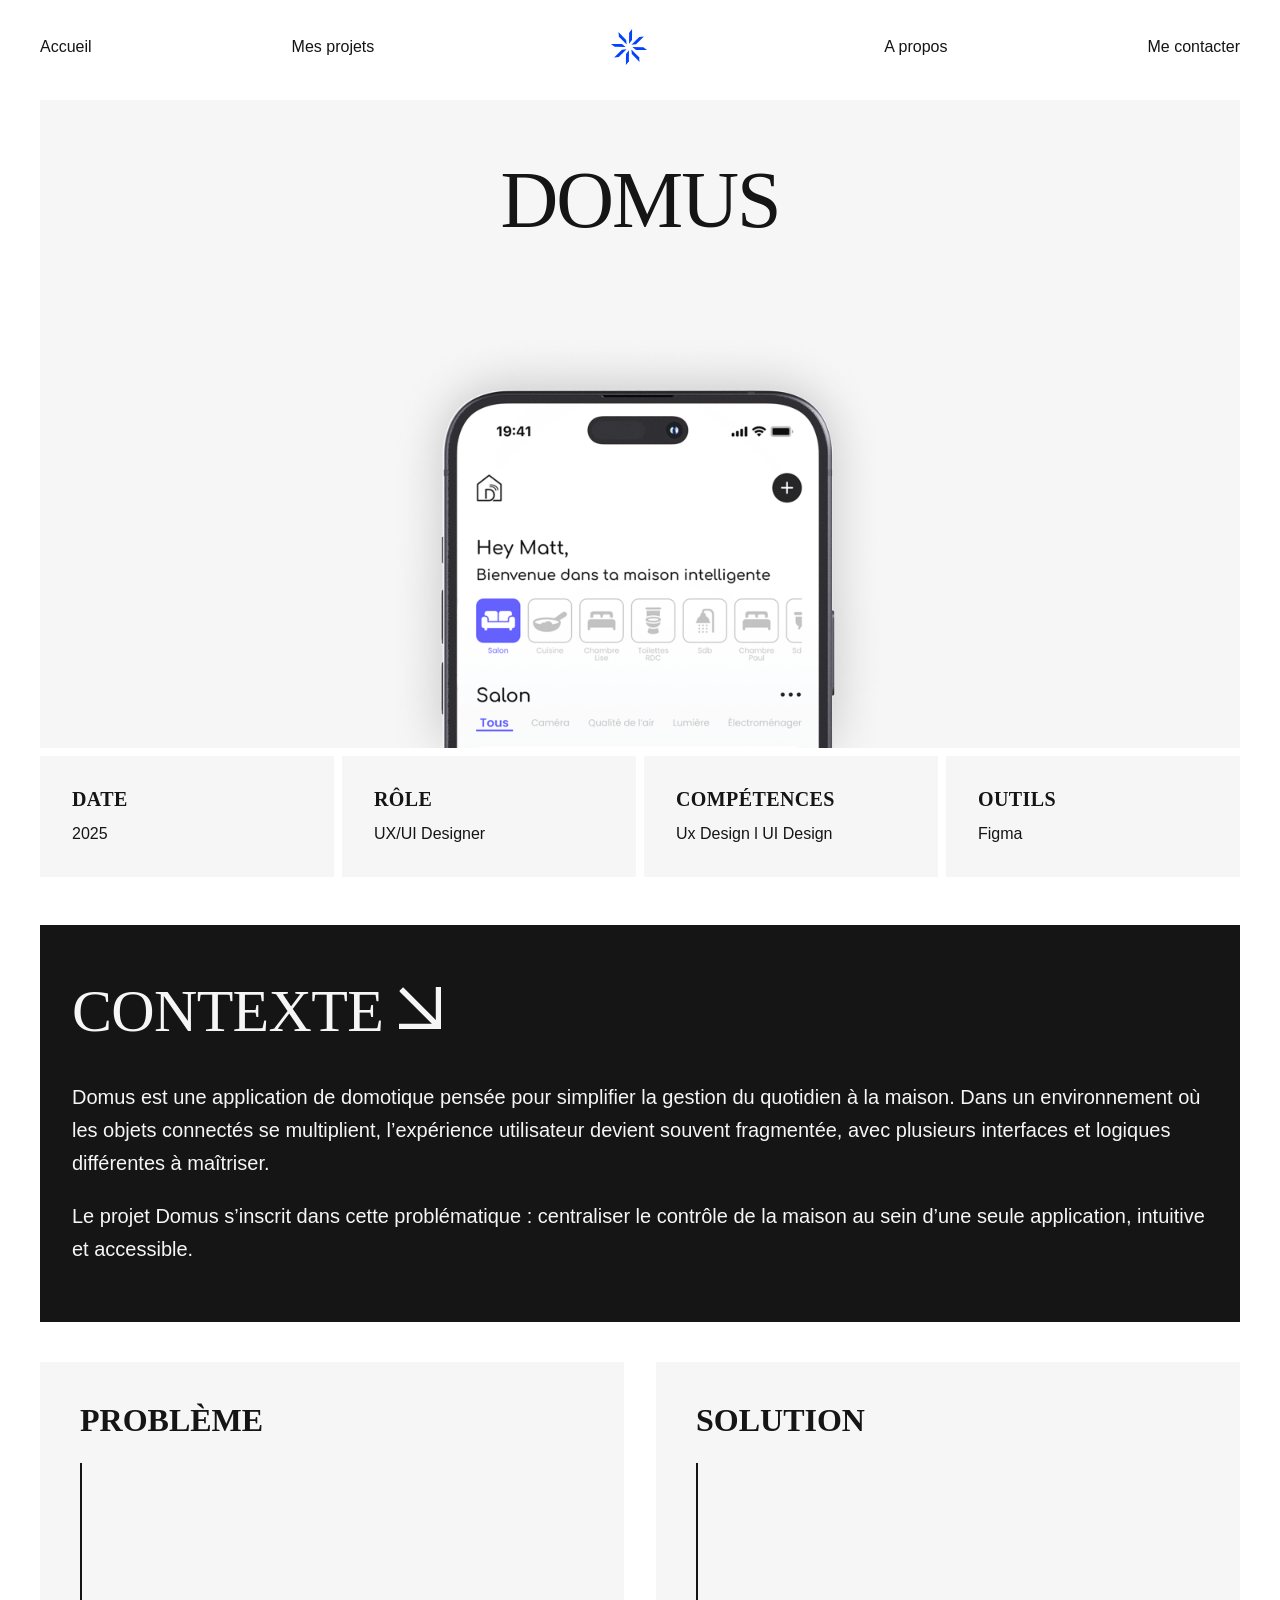
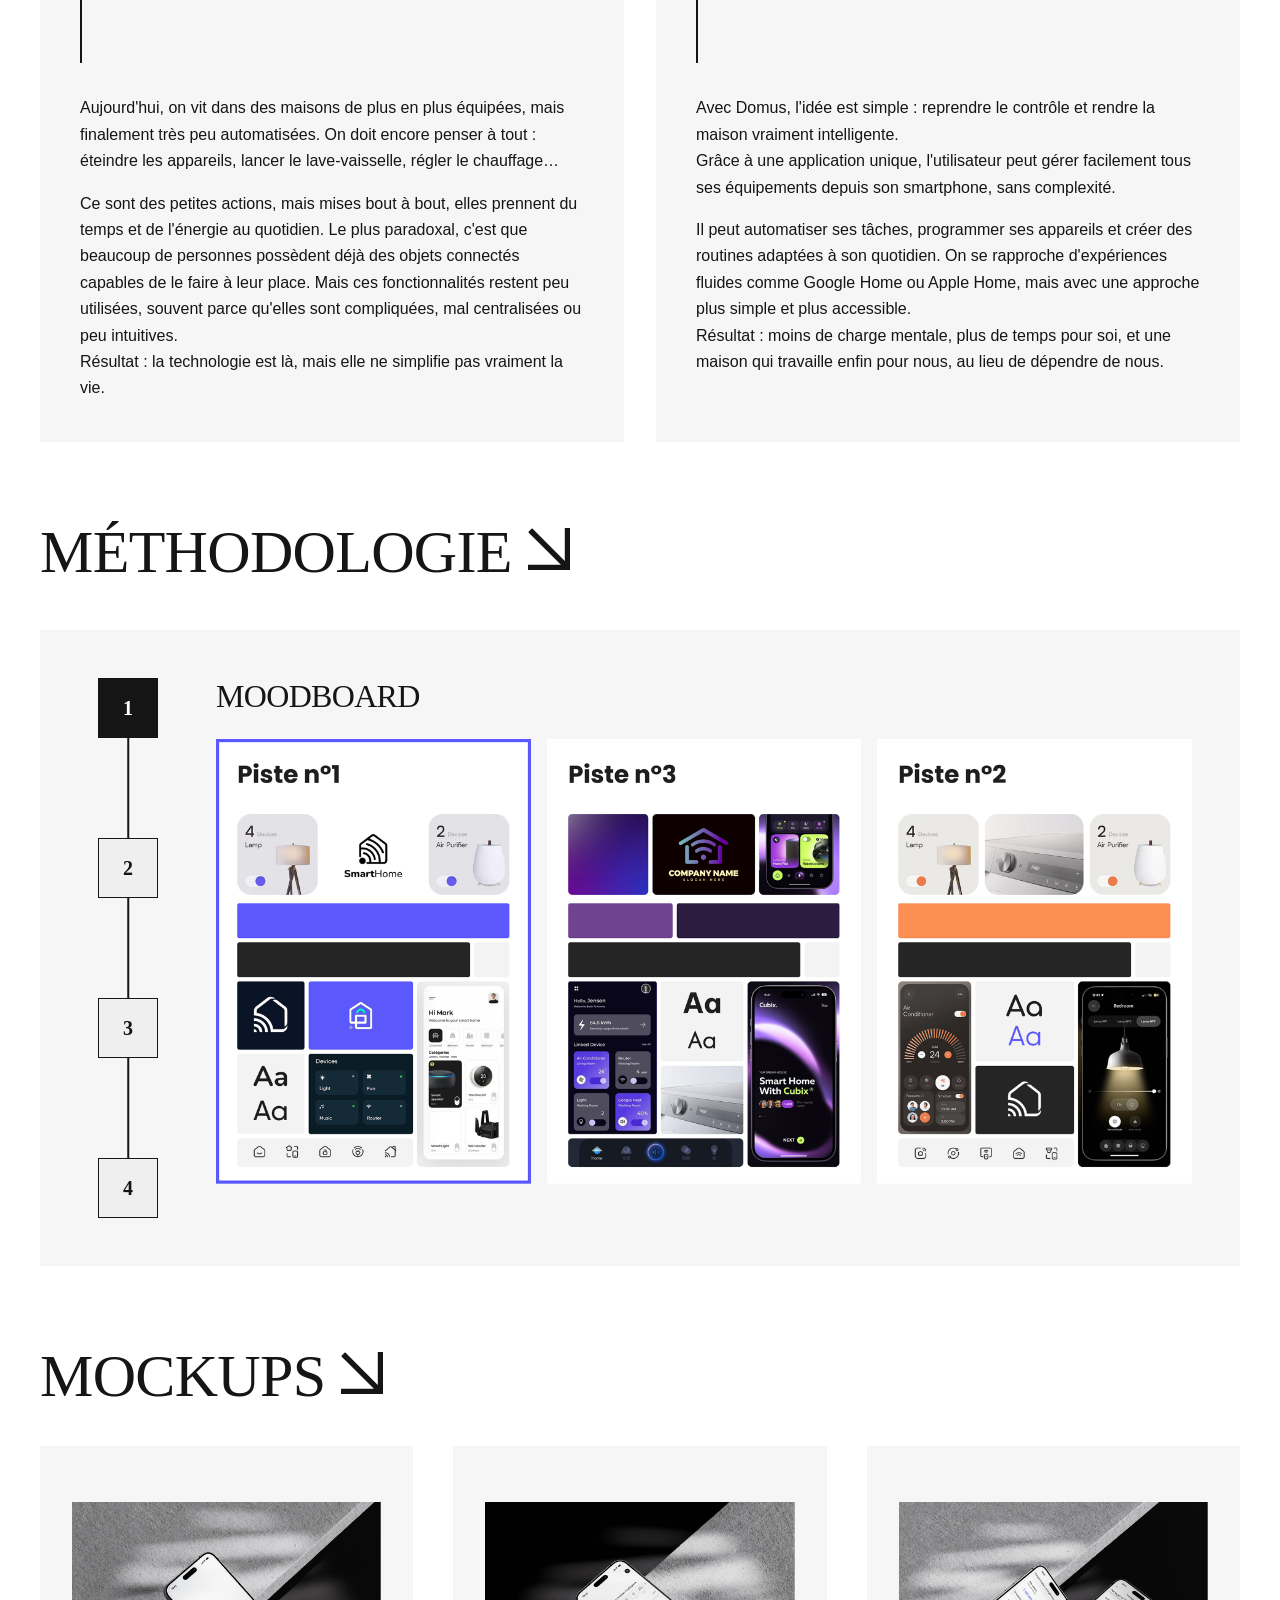
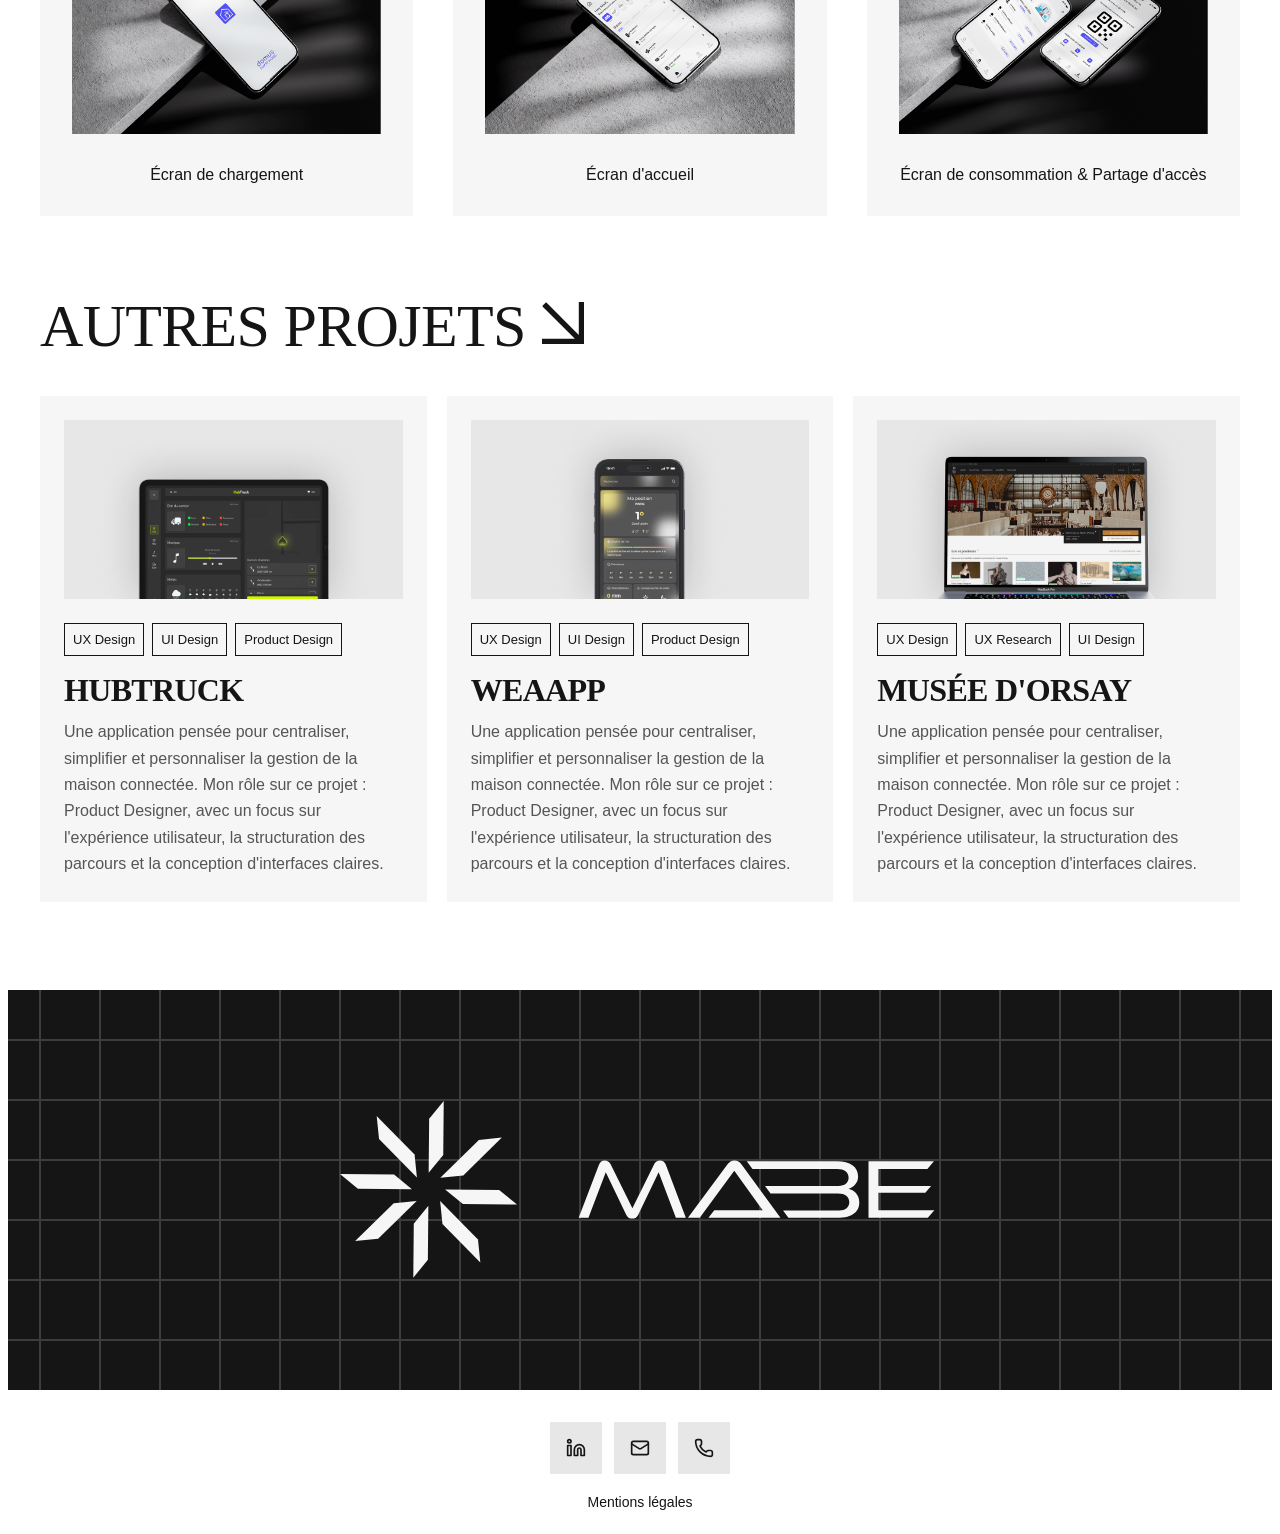
<file: Portfolio 2/domus.html>
<!DOCTYPE html>
<html lang="fr">
<head>
    <meta charset="UTF-8">
    <meta name="viewport" content="width=device-width, initial-scale=1.0">
    <title>Domus — Matthieu Bertinetti</title>
    <link href="https://api.fontshare.com/v2/css?f[]=clash-grotesk@400,500,600,700&display=swap" rel="stylesheet">
    <link rel="icon" type="image/png" href="Asset/Favicon.png">
    <link rel="stylesheet" href="styles.css">
</head>
<body>

    <!-- HEADER -->
    <header class="header" id="header">
        <nav class="nav">
            <div class="nav__group nav__group--left">
                <a href="index.html" class="nav__mobile-link">Accueil</a>
                <a href="index.html#projets" class="nav__link">Mes projets</a>
            </div>
            <a href="index.html" class="nav__logo" aria-label="Accueil">
                <svg width="36" height="36" viewBox="0 0 60 60" fill="none" xmlns="http://www.w3.org/2000/svg">
                    <path d="M30.2187 6.06273L35.1603 0L34.9927 18.3217L30.0511 24.3844L30.2187 6.06273Z" fill="currentColor"/>
                    <path d="M13.2288 12.919L12.4369 5.13745L25.2742 18.2106L26.0662 25.9922L13.2288 12.919Z" fill="currentColor"/>
                    <path d="M6.06273 29.7811L0 24.8396L18.3217 25.0072L24.3844 29.9487L6.06273 29.7811Z" fill="currentColor"/>
                    <path d="M12.9188 46.7712L5.13721 47.5631L18.2103 34.7258L25.9919 33.9338L12.9188 46.7712Z" fill="currentColor"/>
                    <path d="M29.7813 53.9372L24.8397 59.9999L25.0073 41.6782L29.9488 35.6155L29.7813 53.9372Z" fill="currentColor"/>
                    <path d="M46.7712 47.0795L47.5631 54.8611L34.7258 41.7879L33.9338 34.0063L46.7712 47.0795Z" fill="currentColor"/>
                    <path d="M53.9373 30.2189L60 35.1604L41.6783 34.9928L35.6156 30.0513L53.9373 30.2189Z" fill="currentColor"/>
                    <path d="M47.0795 13.229L54.8611 12.437L41.788 25.2743L34.0064 26.0663L47.0795 13.229Z" fill="currentColor"/>
                </svg>
            </a>
            <div class="nav__group nav__group--right">
                <a href="index.html#about" class="nav__link">A propos</a>
                <a href="index.html#contact" class="nav__link">Me contacter</a>
            </div>
            <button class="nav__burger" aria-label="Menu" aria-expanded="false">
                <span></span>
                <span></span>
                <span></span>
            </button>
        </nav>
        <div class="nav__mobile" id="mobileMenu">
            <a href="index.html" class="nav__mobile-link">Accueil</a>
            <a href="index.html#projets" class="nav__mobile-link">Mes projets</a>
            <a href="index.html#about" class="nav__mobile-link">A propos</a>
            <a href="index.html#contact" class="nav__mobile-link">Me contacter</a>
        </div>
    </header>

    <main>

        <!-- PROJET HERO -->
        <section class="projet-hero">
            <div class="projet-hero__inner">
                <h1 class="projet-hero__title">DOMUS</h1>
                <div class="projet-hero__mockup">
                    <img src="Asset/Domus/Domus header.png" alt="Domus — Application maison connectée">
                </div>
            </div>
            <div class="projet-meta">
                <div class="projet-meta__item">
                    <span class="projet-meta__label">DATE</span>
                    <span class="projet-meta__value">2025</span>
                </div>
                <div class="projet-meta__item">
                    <span class="projet-meta__label">RÔLE</span>
                    <span class="projet-meta__value">UX/UI Designer</span>
                </div>
                <div class="projet-meta__item">
                    <span class="projet-meta__label">COMPÉTENCES</span>
                    <span class="projet-meta__value">Ux Design l UI Design</span>
                </div>
                <div class="projet-meta__item">
                    <span class="projet-meta__label">OUTILS</span>
                    <span class="projet-meta__value">Figma</span>
                </div>
            </div>
        </section>

        <!-- CONTEXTE -->
        <section class="objectif objectif--projet">
            <div class="container_obj">
                <h2 class="section-title section-title--light">
                    CONTEXTE
                    <svg class="title-arrow" viewBox="0 0 56 56" fill="none" xmlns="http://www.w3.org/2000/svg" aria-hidden="true">
                        <path d="M56 56H0V49.0537H43.8428L0.989258 6.2002C0.801824 6.01267 0.696289 5.7583 0.696289 5.49316C0.696353 5.22805 0.801799 4.97361 0.989258 4.78613L4.78613 0.989258C4.9736 0.801794 5.22806 0.696371 5.49316 0.696289C5.7583 0.696289 6.01267 0.801824 6.2002 0.989258L49.0537 43.8428V0H56V56Z" fill="#F6F6F6"/>
                    </svg>
                </h2>
                <div class="objectif__body">
                    <p>Domus est une application de domotique pensée pour simplifier la gestion du quotidien à la maison. Dans un environnement où les objets connectés se multiplient, l’expérience utilisateur devient souvent fragmentée, avec plusieurs interfaces et logiques différentes à maîtriser.</p>
                    <p>Le projet Domus s’inscrit dans cette problématique : centraliser le contrôle de la maison au sein d’une seule application, intuitive et accessible.</p>
                </div>
            </div>
        </section>

        <!-- PROBLÈME / SOLUTION -->
        <section class="pb-solution">
            <div class="pb-solution__grid">
                <div class="pb-solution__col">
                    <h2 class="pb-solution__heading">PROBLÈME</h2>
                    <div class="pb-solution__separator"></div>
                    <p>Aujourd'hui, on vit dans des maisons de plus en plus équipées, mais finalement très peu automatisées. On doit encore penser à tout : éteindre les appareils, lancer le lave-vaisselle, régler le chauffage…</p>
                    <p>Ce sont des petites actions, mais mises bout à bout, elles prennent du temps et de l'énergie au quotidien. Le plus paradoxal, c'est que beaucoup de personnes possèdent déjà des objets connectés capables de le faire à leur place. Mais ces fonctionnalités restent peu utilisées, souvent parce qu'elles sont compliquées, mal centralisées ou peu intuitives. </br>Résultat : la technologie est là, mais elle ne simplifie pas vraiment la vie.</p>
                </div>
                <div class="pb-solution__col">
                    <h2 class="pb-solution__heading">SOLUTION</h2>
                    <div class="pb-solution__separator"></div>
                    <p>Avec Domus, l'idée est simple : reprendre le contrôle et rendre la maison vraiment intelligente.</br>Grâce à une application unique, l'utilisateur peut gérer facilement tous ses équipements depuis son smartphone, sans complexité.</p>
                    <p>Il peut automatiser ses tâches, programmer ses appareils et créer des routines adaptées à son quotidien. On se rapproche d'expériences fluides comme Google Home ou Apple Home, mais avec une approche plus simple et plus accessible.</br>Résultat : moins de charge mentale, plus de temps pour soi, et une maison qui travaille enfin pour nous, au lieu de dépendre de nous.</p>
                </div>
            </div>
        </section>

        <!-- MÉTHODOLOGIE -->
        <section class="methodologie">
            <h2 class="section-title">
                MÉTHODOLOGIE
                <svg class="title-arrow title-arrow--dark" viewBox="0 0 56 56" fill="none" xmlns="http://www.w3.org/2000/svg" aria-hidden="true">
                    <path d="M56 56H0V49.0537H43.8428L0.989258 6.2002C0.801824 6.01267 0.696289 5.7583 0.696289 5.49316C0.696353 5.22805 0.801799 4.97361 0.989258 4.78613L4.78613 0.989258C4.9736 0.801794 5.22806 0.696371 5.49316 0.696289C5.7583 0.696289 6.01267 0.801824 6.2002 0.989258L49.0537 43.8428V0H56V56Z" fill="#151515"/>
                </svg>
            </h2>
            <div class="methodologie__layout">

                <!-- Navigation numérotée -->
                <div class="methodologie__steps">
                    <button class="method-step method-step--active" data-step="1" aria-label="Étape 1">
                        <span class="method-step__num">1</span>
                    </button>
                    <button class="method-step" data-step="2" aria-label="Étape 2">
                        <span class="method-step__num">2</span>
                    </button>
                    <button class="method-step" data-step="3" aria-label="Étape 3">
                        <span class="method-step__num">3</span>
                    </button>
                    <button class="method-step" data-step="4" aria-label="Étape 4">
                        <span class="method-step__num">4</span>
                    </button>
                </div>

                <!-- Contenu des étapes -->
                <div class="methodologie__content">

                    <!-- Étape 1 : Moodboard -->
                    <div class="method-content method-content--active" data-content="1">
                        <h3 class="methodologie__step-title">MOODBOARD</h3>
                        <div class="moodboard__grid">
                            <div class="moodboard__card moodboard__card--selected">
                                <img src="Asset/Domus/Piste 1 2.png" alt="Piste n°1">
                            </div>
                            <div class="moodboard__card">
                                <img src="Asset/Domus/Piste 3 2.png" alt="Piste n°3">
                            </div>
                            <div class="moodboard__card">
                                <img src="Asset/Domus/Piste 2 2.png" alt="Piste n°2">
                            </div>
                        </div>
                    </div>

                    <!-- Étape 2 : Insights utilisateurs -->
                    <div class="method-content" data-content="2">
                        <h3 class="methodologie__step-title">INSIGHTS UTILISATEURS</h3>
                        <div class="insights__grid">
                            <div class="insight-card">
                                <h4 class="insight-card__title">INSIGHT 1</h4>
                                <p class="insight-card__text">Les utilisateurs ne refusent pas la domotique, ils refusent la complexité. Même quand les fonctionnalités existent, elles demandent trop d'effort à configurer ou à comprendre. Résultat : ils préfèrent faire l'action eux-mêmes plutôt que de perdre du temps à automatiser.</p>
                            </div>
                            <div class="insight-card">
                                <h4 class="insight-card__title">INSIGHT 2</h4>
                                <p class="insight-card__text">Les utilisateurs possèdent plusieurs appareils connectés, mais chaque objet a sa propre logique, sa propre app, ses propres règles. Des apps comme Google Home ou Apple Home tentent de centraliser, mais restent encore peu exploitées ou mal comprises par le grand public.</p>
                            </div>
                            <div class="insight-card">
                                <h4 class="insight-card__title">INSIGHT 3</h4>
                                <p class="insight-card__text">Aujourd'hui, automatiser son quotidien n'est pas un comportement naturel. Les utilisateurs pensent encore en mode "action manuelle" plutôt qu'en mode "anticipation". Ils n'imaginent pas spontanément que leur maison puisse agir pour eux.</p>
                            </div>
                        </div>
                    </div>

                    <!-- Étape 3 : Exploration -->
                    <div class="method-content" data-content="3">
                        <h3 class="methodologie__step-title">EXPLORATION</h3>
                        <div class="method-image-wrap">
                            <img src="Asset/Domus/Explorations 1.png" alt="Explorations UX">
                        </div>
                    </div>

                    <!-- Étape 4 : Conception -->
                    <div class="method-content" data-content="4">
                        <h3 class="methodologie__step-title">CONCEPTION</h3>
                        <div class="method-image-wrap">
                            <img src="Asset/Domus/Conceptions.png" alt="Conception UI">
                        </div>
                    </div>

                </div>
            </div>
        </section>

        <!-- MOCKUPS -->
        <section class="mockups-section">
            <h2 class="section-title">
                MOCKUPS
                <svg class="title-arrow title-arrow--dark" viewBox="0 0 56 56" fill="none" xmlns="http://www.w3.org/2000/svg" aria-hidden="true">
                    <path d="M56 56H0V49.0537H43.8428L0.989258 6.2002C0.801824 6.01267 0.696289 5.7583 0.696289 5.49316C0.696353 5.22805 0.801799 4.97361 0.989258 4.78613L4.78613 0.989258C4.9736 0.801794 5.22806 0.696371 5.49316 0.696289C5.7583 0.696289 6.01267 0.801824 6.2002 0.989258L49.0537 43.8428V0H56V56Z" fill="#151515"/>
                </svg>
            </h2>
            <div class="mockups__grid">
                <figure class="mockup-figure">
                    <div class="mockup-figure__img-wrap">
                        <img src="Asset/Domus/Mockup 1 1.png" alt="Écran de chargement">
                    </div>
                    <figcaption>Écran de chargement</figcaption>
                </figure>
                <figure class="mockup-figure">
                    <div class="mockup-figure__img-wrap">
                        <img src="Asset/Domus/Mockup 1 1-1.png" alt="Écran d'accueil">
                    </div>
                    <figcaption>Écran d'accueil</figcaption>
                </figure>
                <figure class="mockup-figure">
                    <div class="mockup-figure__img-wrap">
                        <img src="Asset/Domus/Mockup 1 1-2.png" alt="Écran de consommation & Partage d'accès">
                    </div>
                    <figcaption>Écran de consommation & Partage d'accès</figcaption>
                </figure>
            </div>
        </section>

        <!-- AUTRES PROJETS -->
        <section class="autres-projets">
            <h2 class="section-title">
                AUTRES PROJETS
                <svg class="title-arrow title-arrow--dark" viewBox="0 0 56 56" fill="none" xmlns="http://www.w3.org/2000/svg" aria-hidden="true">
                    <path d="M56 56H0V49.0537H43.8428L0.989258 6.2002C0.801824 6.01267 0.696289 5.7583 0.696289 5.49316C0.696353 5.22805 0.801799 4.97361 0.989258 4.78613L4.78613 0.989258C4.9736 0.801794 5.22806 0.696371 5.49316 0.696289C5.7583 0.696289 6.01267 0.801824 6.2002 0.989258L49.0537 43.8428V0H56V56Z" fill="#151515"/>
                </svg>
            </h2>
            <div class="autres-projets__grid">

                <article class="project-card">
                    <div class="project-card__image">
                        <img src="Asset/HomePage/Free_iPad_Mockup_1.png" alt="HUBTRUCK">
                    </div>
                    <div class="project-card__content">
                        <div class="project-card__tags">
                            <span class="tag">UX Design</span>
                            <span class="tag">UI Design</span>
                            <span class="tag">Product Design</span>
                        </div>
                        <h3 class="project-card__title">HUBTRUCK</h3>
                        <p class="project-card__desc">Une application pensée pour centraliser, simplifier et personnaliser la gestion de la maison connectée. Mon rôle sur ce projet : Product Designer, avec un focus sur l'expérience utilisateur, la structuration des parcours et la conception d'interfaces claires.</p>
                    </div>
                </article>

                <article class="project-card">
                    <div class="project-card__image">
                        <img src="Asset/HomePage/Free_Iphone_15_Mockup_42.png" alt="WEAAPP">
                    </div>
                    <div class="project-card__content">
                        <div class="project-card__tags">
                            <span class="tag">UX Design</span>
                            <span class="tag">UI Design</span>
                            <span class="tag">Product Design</span>
                        </div>
                        <h3 class="project-card__title">WEAAPP</h3>
                        <p class="project-card__desc">Une application pensée pour centraliser, simplifier et personnaliser la gestion de la maison connectée. Mon rôle sur ce projet : Product Designer, avec un focus sur l'expérience utilisateur, la structuration des parcours et la conception d'interfaces claires.</p>
                    </div>
                </article>

                <a href="musee-dorsay.html" class="project-card-link">
                <article class="project-card">
                    <div class="project-card__image">
                        <img src="Asset/HomePage/Free_MacBook_Pro_1.png" alt="Musée d'Orsay">
                    </div>
                    <div class="project-card__content">
                        <div class="project-card__tags">
                            <span class="tag">UX Design</span>
                            <span class="tag">UX Research</span>
                            <span class="tag">UI Design</span>
                        </div>
                        <h3 class="project-card__title">MUSÉE D'ORSAY</h3>
                        <p class="project-card__desc">Une application pensée pour centraliser, simplifier et personnaliser la gestion de la maison connectée. Mon rôle sur ce projet : Product Designer, avec un focus sur l'expérience utilisateur, la structuration des parcours et la conception d'interfaces claires.</p>
                    </div>
                </article>
                </a>

            </div>
        </section>

    </main>

    <!-- SECTION LOGO GRID -->
    <section class="logo-section" id="contact">
        <div class="logo-section__grid" id="logoGrid" aria-hidden="true"></div>
        <div class="logo-section__content">
            <img src="Asset/HomePage/Logo Horizontal.svg" alt="MABE" class="logo-section__logo">
        </div>
    </section>

    <!-- FOOTER -->
    <footer class="footer">
        <div class="footer__inner">
            <div class="footer__social">
                <a href="https://www.linkedin.com/in/matthieu-bertinetti/" class="footer__social-btn" target="_blank" rel="noopener" aria-label="LinkedIn">
                    <img src="Asset/HomePage/linkedin.svg" alt="" class="footer__social-icon">
                </a>
                <a href="mailto:matthieurobert10@gmail.com" class="footer__social-btn" aria-label="Email">
                    <img src="Asset/HomePage/mail.svg" alt="" class="footer__social-icon">
                </a>
                <a href="tel:+33000000000" class="footer__social-btn" aria-label="Téléphone">
                    <img src="Asset/HomePage/phone.svg" alt="" class="footer__social-icon">
                </a>
            </div>
            <a href="mentions-legales.html" class="footer__legal">Mentions légales</a>
        </div>
    </footer>

    <script src="script.js"></script>
</body>
</html>
</file>
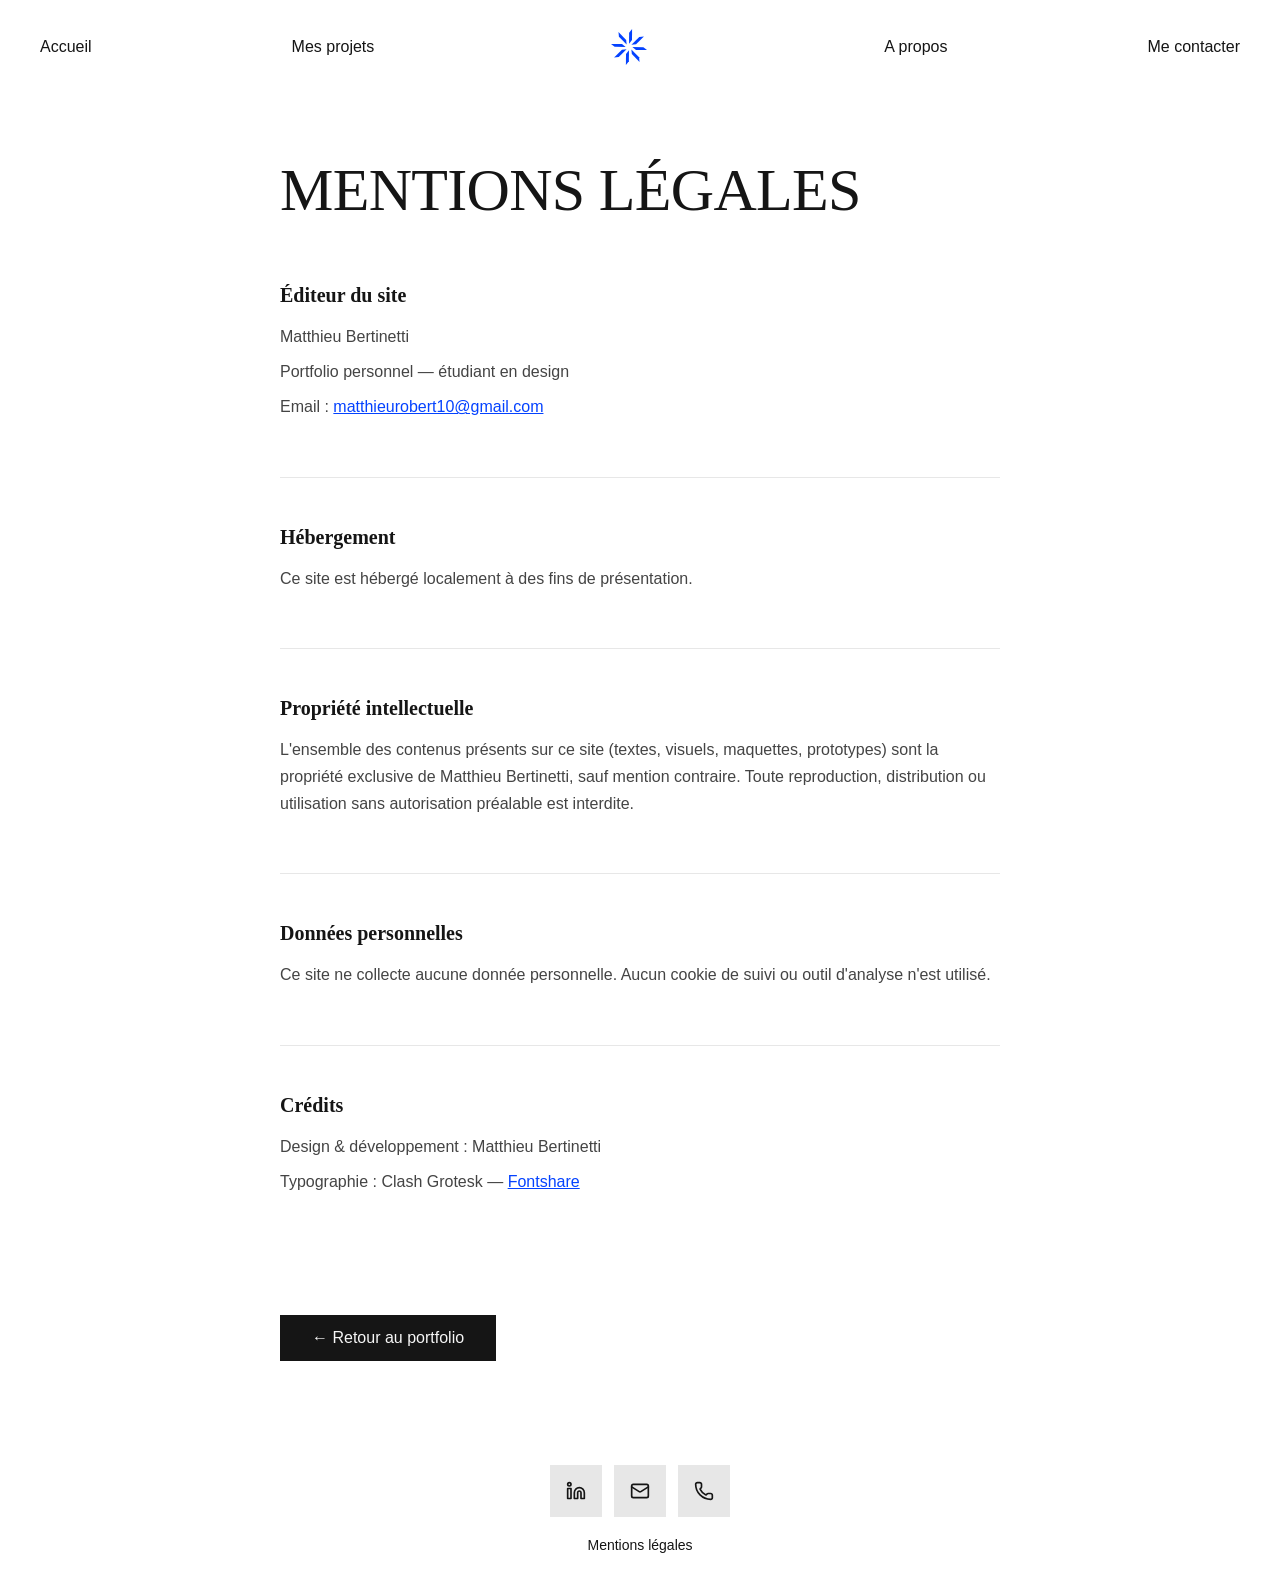
<file: Portfolio 2/mentions-legales.html>
<!DOCTYPE html>
<html lang="fr">
<head>
    <meta charset="UTF-8">
    <meta name="viewport" content="width=device-width, initial-scale=1.0">
    <title>Mentions légales — Matthieu Bertinetti</title>
    <link href="https://api.fontshare.com/v2/css?f[]=clash-grotesk@400,500,600,700&display=swap" rel="stylesheet">
    <link rel="icon" type="image/png" href="Asset/Favicon.png">
    <link rel="stylesheet" href="styles.css">
</head>
<body>

    <!-- HEADER -->
    <header class="header" id="header">
        <nav class="nav">
            <div class="nav__group nav__group--left">
                <a href="index.html" class="nav__mobile-link">Accueil</a>
                <a href="index.html#projets" class="nav__link">Mes projets</a>
            </div>
            <a href="index.html" class="nav__logo" aria-label="Accueil">
                <svg width="36" height="36" viewBox="0 0 60 60" fill="none" xmlns="http://www.w3.org/2000/svg">
                    <path d="M30.2187 6.06273L35.1603 0L34.9927 18.3217L30.0511 24.3844L30.2187 6.06273Z" fill="currentColor"/>
                    <path d="M13.2288 12.919L12.4369 5.13745L25.2742 18.2106L26.0662 25.9922L13.2288 12.919Z" fill="currentColor"/>
                    <path d="M6.06273 29.7811L0 24.8396L18.3217 25.0072L24.3844 29.9487L6.06273 29.7811Z" fill="currentColor"/>
                    <path d="M12.9188 46.7712L5.13721 47.5631L18.2103 34.7258L25.9919 33.9338L12.9188 46.7712Z" fill="currentColor"/>
                    <path d="M29.7813 53.9372L24.8397 59.9999L25.0073 41.6782L29.9488 35.6155L29.7813 53.9372Z" fill="currentColor"/>
                    <path d="M46.7712 47.0795L47.5631 54.8611L34.7258 41.7879L33.9338 34.0063L46.7712 47.0795Z" fill="currentColor"/>
                    <path d="M53.9373 30.2189L60 35.1604L41.6783 34.9928L35.6156 30.0513L53.9373 30.2189Z" fill="currentColor"/>
                    <path d="M47.0795 13.229L54.8611 12.437L41.788 25.2743L34.0064 26.0663L47.0795 13.229Z" fill="currentColor"/>
                </svg>
            </a>
            <div class="nav__group nav__group--right">
                <a href="index.html#about" class="nav__link">A propos</a>
                <a href="index.html#contact" class="nav__link">Me contacter</a>
            </div>
            <button class="nav__burger" aria-label="Menu" aria-expanded="false">
                <span></span>
                <span></span>
                <span></span>
            </button>
        </nav>
        <div class="nav__mobile" id="mobileMenu">
            <a href="index.html" class="nav__mobile-link">Accueil</a>
            <a href="index.html#projets" class="nav__mobile-link">Mes projets</a>
            <a href="index.html#about" class="nav__mobile-link">A propos</a>
            <a href="index.html#contact" class="nav__mobile-link">Me contacter</a>
        </div>
    </header>

    <main>
        <section class="legal">
            <div class="legal__container">

                <h1 class="legal__title">MENTIONS LÉGALES</h1>

                <div class="legal__block">
                    <h2 class="legal__heading">Éditeur du site</h2>
                    <p>Matthieu Bertinetti</p>
                    <p>Portfolio personnel — étudiant en design</p>
                    <p>Email : <a href="mailto:matthieurobert10@gmail.com">matthieurobert10@gmail.com</a></p>
                </div>

                <div class="legal__block">
                    <h2 class="legal__heading">Hébergement</h2>
                    <p>Ce site est hébergé localement à des fins de présentation.</p>
                </div>

                <div class="legal__block">
                    <h2 class="legal__heading">Propriété intellectuelle</h2>
                    <p>L'ensemble des contenus présents sur ce site (textes, visuels, maquettes, prototypes) sont la propriété exclusive de Matthieu Bertinetti, sauf mention contraire. Toute reproduction, distribution ou utilisation sans autorisation préalable est interdite.</p>
                </div>

                <div class="legal__block">
                    <h2 class="legal__heading">Données personnelles</h2>
                    <p>Ce site ne collecte aucune donnée personnelle. Aucun cookie de suivi ou outil d'analyse n'est utilisé.</p>
                </div>

                <div class="legal__block">
                    <h2 class="legal__heading">Crédits</h2>
                    <p>Design & développement : Matthieu Bertinetti</p>
                    <p>Typographie : Clash Grotesk — <a href="https://www.fontshare.com" target="_blank" rel="noopener">Fontshare</a></p>
                </div>

                <a href="index.html" class="btn btn--back">← Retour au portfolio</a>

            </div>
        </section>
    </main>

    <footer class="footer">
        <div class="footer__inner">
            <div class="footer__social">
                <a href="https://www.linkedin.com/in/matthieu-bertinetti/" class="footer__social-btn" target="_blank" rel="noopener" aria-label="LinkedIn">
                    <img src="Asset/HomePage/linkedin.svg" alt="" class="footer__social-icon">
                </a>
                <a href="mailto:matthieurobert10@gmail.com" class="footer__social-btn" aria-label="Email">
                    <img src="Asset/HomePage/mail.svg" alt="" class="footer__social-icon">
                </a>
                <a href="tel:+33000000000" class="footer__social-btn" aria-label="Téléphone">
                    <img src="Asset/HomePage/phone.svg" alt="" class="footer__social-icon">
                </a>
            </div>
            <a href="mentions-legales.html" class="footer__legal">Mentions légales</a>
        </div>
    </footer>

    <script src="script.js"></script>
</body>
</html>
</file>
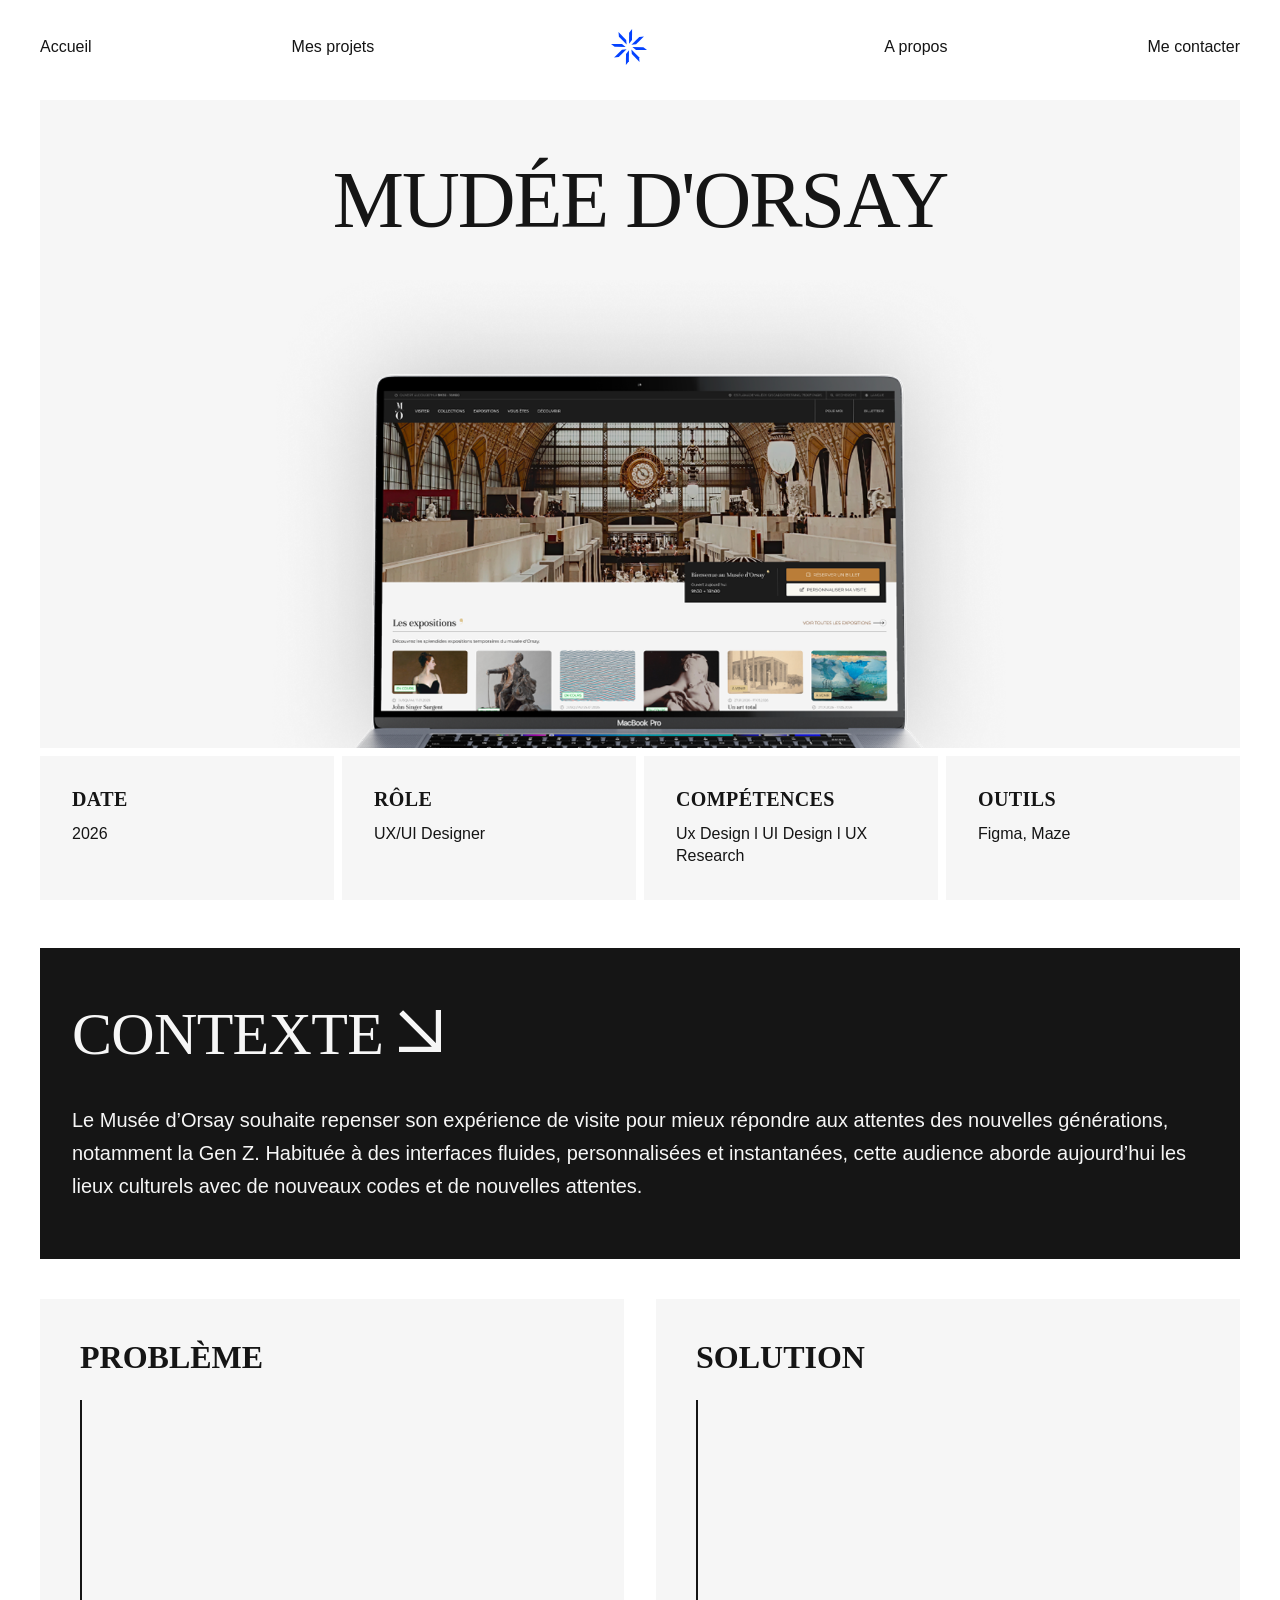
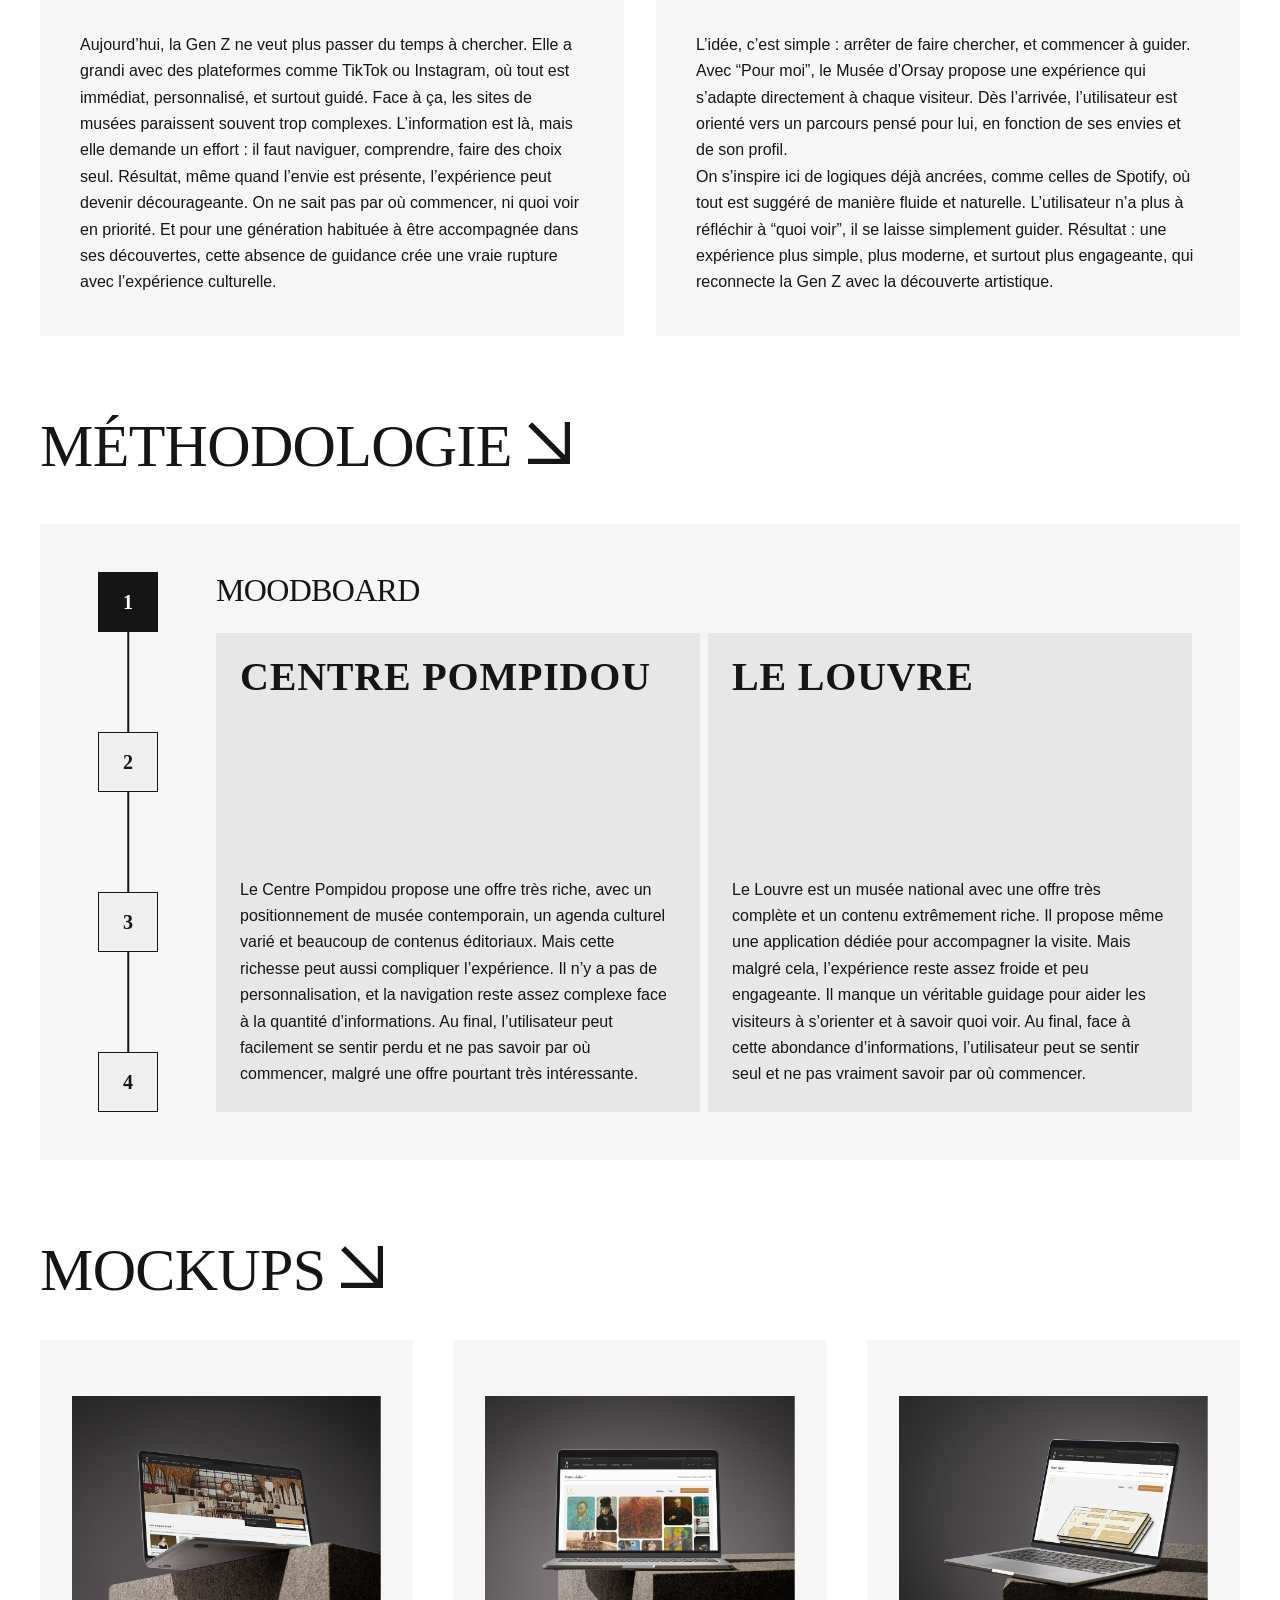
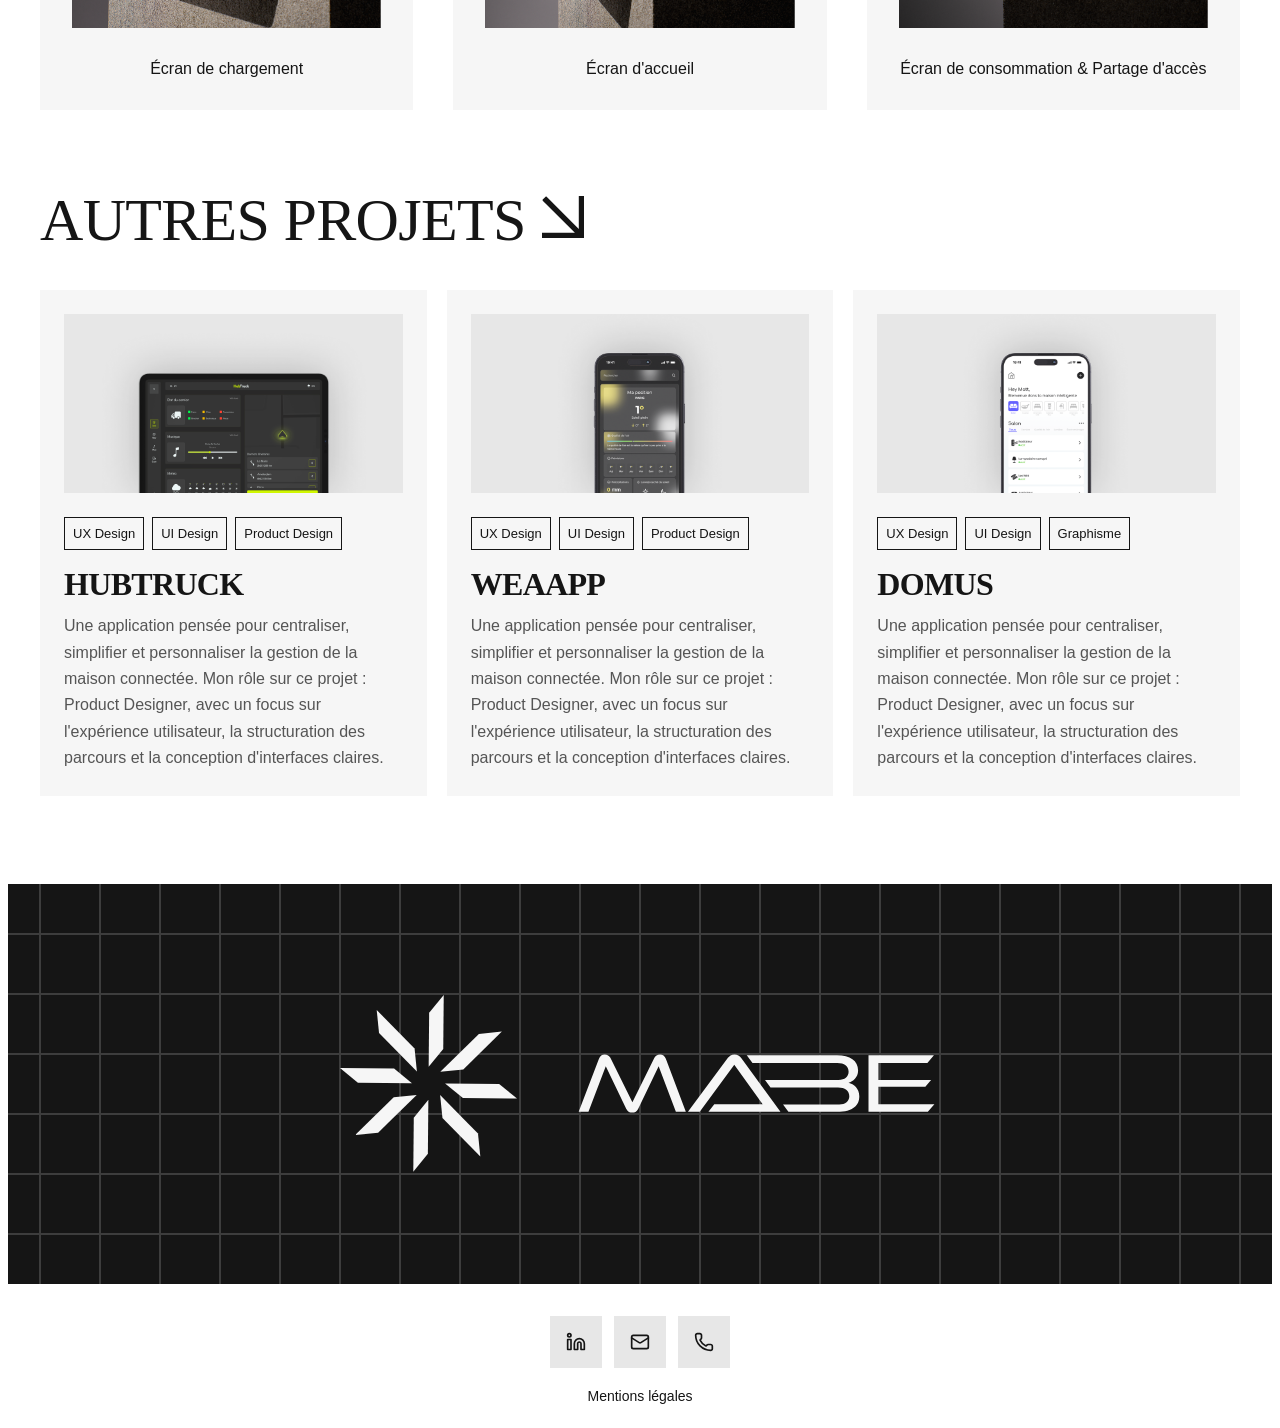
<file: Portfolio 2/musee-dorsay.html>
<!DOCTYPE html>
<html lang="fr">
<head>
    <meta charset="UTF-8">
    <meta name="viewport" content="width=device-width, initial-scale=1.0">
    <title>Domus — Matthieu Bertinetti</title>
    <link href="https://api.fontshare.com/v2/css?f[]=clash-grotesk@400,500,600,700&display=swap" rel="stylesheet">
    <link rel="icon" type="image/png" href="Asset/Favicon.png">
    <link rel="stylesheet" href="styles.css">
</head>
<body class="page-orsay">

    <!-- HEADER -->
    <header class="header" id="header">
        <nav class="nav">
            <div class="nav__group nav__group--left">
                <a href="index.html" class="nav__mobile-link">Accueil</a>
                <a href="index.html#projets" class="nav__link">Mes projets</a>
            </div>
            <a href="index.html" class="nav__logo" aria-label="Accueil">
                <svg width="36" height="36" viewBox="0 0 60 60" fill="none" xmlns="http://www.w3.org/2000/svg">
                    <path d="M30.2187 6.06273L35.1603 0L34.9927 18.3217L30.0511 24.3844L30.2187 6.06273Z" fill="currentColor"/>
                    <path d="M13.2288 12.919L12.4369 5.13745L25.2742 18.2106L26.0662 25.9922L13.2288 12.919Z" fill="currentColor"/>
                    <path d="M6.06273 29.7811L0 24.8396L18.3217 25.0072L24.3844 29.9487L6.06273 29.7811Z" fill="currentColor"/>
                    <path d="M12.9188 46.7712L5.13721 47.5631L18.2103 34.7258L25.9919 33.9338L12.9188 46.7712Z" fill="currentColor"/>
                    <path d="M29.7813 53.9372L24.8397 59.9999L25.0073 41.6782L29.9488 35.6155L29.7813 53.9372Z" fill="currentColor"/>
                    <path d="M46.7712 47.0795L47.5631 54.8611L34.7258 41.7879L33.9338 34.0063L46.7712 47.0795Z" fill="currentColor"/>
                    <path d="M53.9373 30.2189L60 35.1604L41.6783 34.9928L35.6156 30.0513L53.9373 30.2189Z" fill="currentColor"/>
                    <path d="M47.0795 13.229L54.8611 12.437L41.788 25.2743L34.0064 26.0663L47.0795 13.229Z" fill="currentColor"/>
                </svg>
            </a>
            <div class="nav__group nav__group--right">
                <a href="index.html#about" class="nav__link">A propos</a>
                <a href="index.html#contact" class="nav__link">Me contacter</a>
            </div>
            <button class="nav__burger" aria-label="Menu" aria-expanded="false">
                <span></span>
                <span></span>
                <span></span>
            </button>
        </nav>
        <div class="nav__mobile" id="mobileMenu">
            <a href="index.html" class="nav__mobile-link">Accueil</a>
            <a href="index.html#projets" class="nav__mobile-link">Mes projets</a>
            <a href="index.html#about" class="nav__mobile-link">A propos</a>
            <a href="index.html#contact" class="nav__mobile-link">Me contacter</a>
        </div>
    </header>

    <main>

        <!-- PROJET HERO -->
        <section class="projet-hero">
            <div class="projet-hero__inner">
                <h1 class="projet-hero__title">MUDÉE D'ORSAY</h1>
                <div class="projet-hero__mockup">
                    <img src="Asset/Orsay/Orsay header.png" alt="Domus — Application maison connectée">
                </div>
            </div>
            <div class="projet-meta">
                <div class="projet-meta__item">
                    <span class="projet-meta__label">DATE</span>
                    <span class="projet-meta__value">2026</span>
                </div>
                <div class="projet-meta__item">
                    <span class="projet-meta__label">RÔLE</span>
                    <span class="projet-meta__value">UX/UI Designer</span>
                </div>
                <div class="projet-meta__item">
                    <span class="projet-meta__label">COMPÉTENCES</span>
                    <span class="projet-meta__value">Ux Design l UI Design l UX Research</span>
                </div>
                <div class="projet-meta__item">
                    <span class="projet-meta__label">OUTILS</span>
                    <span class="projet-meta__value">Figma, Maze</span>
                </div>
            </div>
        </section>

        <!-- CONTEXTE -->
        <section class="objectif objectif--projet">
            <div class="container_obj">
                <h2 class="section-title section-title--light">
                    CONTEXTE
                    <svg class="title-arrow" viewBox="0 0 56 56" fill="none" xmlns="http://www.w3.org/2000/svg" aria-hidden="true">
                        <path d="M56 56H0V49.0537H43.8428L0.989258 6.2002C0.801824 6.01267 0.696289 5.7583 0.696289 5.49316C0.696353 5.22805 0.801799 4.97361 0.989258 4.78613L4.78613 0.989258C4.9736 0.801794 5.22806 0.696371 5.49316 0.696289C5.7583 0.696289 6.01267 0.801824 6.2002 0.989258L49.0537 43.8428V0H56V56Z" fill="#F6F6F6"/>
                    </svg>
                </h2>
                <div class="objectif__body">
                    <p>Le Musée d’Orsay souhaite repenser son expérience de visite pour mieux répondre aux attentes des nouvelles générations, notamment la Gen Z. Habituée à des interfaces fluides, personnalisées et instantanées, cette audience aborde aujourd’hui les lieux culturels avec de nouveaux codes et de nouvelles attentes.</p>
                </div>
            </div>
        </section>

        <!-- PROBLÈME / SOLUTION -->
        <section class="pb-solution">
            <div class="pb-solution__grid">
                <div class="pb-solution__col">
                    <h2 class="pb-solution__heading">PROBLÈME</h2>
                    <div class="pb-solution__separator"></div>
                    <p>Aujourd’hui, la Gen Z ne veut plus passer du temps à chercher. Elle a grandi avec des plateformes comme TikTok ou Instagram, où tout est immédiat, personnalisé, et surtout guidé.
Face à ça, les sites de musées paraissent souvent trop complexes. L’information est là, mais elle demande un effort : il faut naviguer, comprendre, faire des choix seul.
Résultat, même quand l’envie est présente, l’expérience peut devenir décourageante. On ne sait pas par où commencer, ni quoi voir en priorité.
Et pour une génération habituée à être accompagnée dans ses découvertes, cette absence de guidance crée une vraie rupture avec l’expérience culturelle.</p>
                </div>
                <div class="pb-solution__col">
                    <h2 class="pb-solution__heading">SOLUTION</h2>
                    <div class="pb-solution__separator"></div>
                    <p>L’idée, c’est simple : arrêter de faire chercher, et commencer à guider.
Avec “Pour moi”, le Musée d’Orsay propose une expérience qui s’adapte directement à chaque visiteur. Dès l’arrivée, l’utilisateur est orienté vers un parcours pensé pour lui, en fonction de ses envies et de son profil.</br>On s’inspire ici de logiques déjà ancrées, comme celles de Spotify, où tout est suggéré de manière fluide et naturelle.
L’utilisateur n’a plus à réfléchir à “quoi voir”, il se laisse simplement guider.
Résultat : une expérience plus simple, plus moderne, et surtout plus engageante, qui reconnecte la Gen Z avec la découverte artistique.</p>
                </div>
            </div>
        </section>

        <!-- MÉTHODOLOGIE -->
        <section class="methodologie">
            <h2 class="section-title">
                MÉTHODOLOGIE
                <svg class="title-arrow title-arrow--dark" viewBox="0 0 56 56" fill="none" xmlns="http://www.w3.org/2000/svg" aria-hidden="true">
                    <path d="M56 56H0V49.0537H43.8428L0.989258 6.2002C0.801824 6.01267 0.696289 5.7583 0.696289 5.49316C0.696353 5.22805 0.801799 4.97361 0.989258 4.78613L4.78613 0.989258C4.9736 0.801794 5.22806 0.696371 5.49316 0.696289C5.7583 0.696289 6.01267 0.801824 6.2002 0.989258L49.0537 43.8428V0H56V56Z" fill="#151515"/>
                </svg>
            </h2>
            <div class="methodologie__layout">

                <!-- Navigation numérotée -->
                <div class="methodologie__steps">
                    <button class="method-step method-step--active" data-step="1" aria-label="Étape 1">
                        <span class="method-step__num">1</span>
                    </button>
                    <button class="method-step" data-step="2" aria-label="Étape 2">
                        <span class="method-step__num">2</span>
                    </button>
                    <button class="method-step" data-step="3" aria-label="Étape 3">
                        <span class="method-step__num">3</span>
                    </button>
                    <button class="method-step" data-step="4" aria-label="Étape 4">
                        <span class="method-step__num">4</span>
                    </button>
                </div>

                <!-- Contenu des étapes -->
                <div class="methodologie__content">

                    <!-- Étape 1 : Moodboard -->
                    <div class="method-content method-content--active" data-content="1">
                        <h3 class="methodologie__step-title">MOODBOARD</h3>
                        <div class="insights__grid insights__grid--2col">
                            <div class="insight-card">
                                <h4 class="insight-card__title">Centre Pompidou</h4>
                                <p class="insight-card__text">Le Centre Pompidou propose une offre très riche, avec un positionnement de musée contemporain, un agenda culturel varié et beaucoup de contenus éditoriaux.

Mais cette richesse peut aussi compliquer l’expérience.
Il n’y a pas de personnalisation, et la navigation reste assez complexe face à la quantité d’informations.

Au final, l’utilisateur peut facilement se sentir perdu et ne pas savoir par où commencer, malgré une offre pourtant très intéressante.</p>
                            </div>
                            <div class="insight-card">
                                <h4 class="insight-card__title">Le Louvre</h4>
                                <p class="insight-card__text">Le Louvre est un musée national avec une offre très complète et un contenu extrêmement riche. Il propose même une application dédiée pour accompagner la visite.
Mais malgré cela, l’expérience reste assez froide et peu engageante.
Il manque un véritable guidage pour aider les visiteurs à s’orienter et à savoir quoi voir.
Au final, face à cette abondance d’informations, l’utilisateur peut se sentir seul et ne pas vraiment savoir par où commencer.</p>
                            </div>
                        </div>
                    </div>

                    <!-- Étape 2 : Insights utilisateurs -->
                    <div class="method-content" data-content="2">
                        <h3 class="methodologie__step-title">INSIGHTS UTILISATEURS</h3>
                        <div class="insights__grid">
                            <div class="insight-card">
                                <h4 class="insight-card__title">29%</h4>
                                <p class="insight-card__text">Nombre d’écoutes supplémentaires des podcasts sur Spotify depuis les recommandations personnalisées.</p>
                            </div>
                            <div class="insight-card">
                                <h4 class="insight-card__title">72%</h4>
                                <p class="insight-card__text">Jeunes préférant les contenus ciblés alignés avec leurs goûts</p>
                            </div>
                            <div class="insight-card">
                                <h4 class="insight-card__title">66%</h4>
                                <p class="insight-card__text">Jeunes manquant d’activités culturelles adaptées</p>
                            </div>
                        </div>
                    </div>

                    <!-- Étape 3 : Exploration -->
                    <div class="method-content" data-content="3">
                        <h3 class="methodologie__step-title">PERSONA</h3>
                        <div class="method-image-wrap">
                            <img src="Asset/Orsay/Persona.png" alt="Persona">
                        </div>
                    </div>

                    <!-- Étape 4 : Conception -->
                    <div class="method-content" data-content="4">
                        <h3 class="methodologie__step-title">CONCEPTION</h3>
                        <div class="method-image-wrap">
                            <img src="Asset/Orsay/Conceptions.png" alt="Conception">
                        </div>
                    </div>

                </div>
            </div>
        </section>

        <!-- MOCKUPS -->
        <section class="mockups-section">
            <h2 class="section-title">
                MOCKUPS
                <svg class="title-arrow title-arrow--dark" viewBox="0 0 56 56" fill="none" xmlns="http://www.w3.org/2000/svg" aria-hidden="true">
                    <path d="M56 56H0V49.0537H43.8428L0.989258 6.2002C0.801824 6.01267 0.696289 5.7583 0.696289 5.49316C0.696353 5.22805 0.801799 4.97361 0.989258 4.78613L4.78613 0.989258C4.9736 0.801794 5.22806 0.696371 5.49316 0.696289C5.7583 0.696289 6.01267 0.801824 6.2002 0.989258L49.0537 43.8428V0H56V56Z" fill="#151515"/>
                </svg>
            </h2>
            <div class="mockups__grid">
                <figure class="mockup-figure">
                    <div class="mockup-figure__img-wrap">
                        <img src="Asset/Orsay/Mockup 1 1.png" alt="Homepage">
                    </div>
                    <figcaption>Écran de chargement</figcaption>
                </figure>
                <figure class="mockup-figure">
                    <div class="mockup-figure__img-wrap">
                        <img src="Asset/Orsay/Mockup 1 1-1.png" alt="Galerie d’oeuvres personnalisé">
                    </div>
                    <figcaption>Écran d'accueil</figcaption>
                </figure>
                <figure class="mockup-figure">
                    <div class="mockup-figure__img-wrap">
                        <img src="Asset/Orsay/Mockup 1 1-2.png" alt="Plan de visite personnalisé">
                    </div>
                    <figcaption>Écran de consommation & Partage d'accès</figcaption>
                </figure>
            </div>
        </section>

        <!-- AUTRES PROJETS -->
        <section class="autres-projets">
            <h2 class="section-title">
                AUTRES PROJETS
                <svg class="title-arrow title-arrow--dark" viewBox="0 0 56 56" fill="none" xmlns="http://www.w3.org/2000/svg" aria-hidden="true">
                    <path d="M56 56H0V49.0537H43.8428L0.989258 6.2002C0.801824 6.01267 0.696289 5.7583 0.696289 5.49316C0.696353 5.22805 0.801799 4.97361 0.989258 4.78613L4.78613 0.989258C4.9736 0.801794 5.22806 0.696371 5.49316 0.696289C5.7583 0.696289 6.01267 0.801824 6.2002 0.989258L49.0537 43.8428V0H56V56Z" fill="#151515"/>
                </svg>
            </h2>
            <div class="autres-projets__grid">

                <article class="project-card">
                    <div class="project-card__image">
                        <img src="Asset/HomePage/Free_iPad_Mockup_1.png" alt="HUBTRUCK">
                    </div>
                    <div class="project-card__content">
                        <div class="project-card__tags">
                            <span class="tag">UX Design</span>
                            <span class="tag">UI Design</span>
                            <span class="tag">Product Design</span>
                        </div>
                        <h3 class="project-card__title">HUBTRUCK</h3>
                        <p class="project-card__desc">Une application pensée pour centraliser, simplifier et personnaliser la gestion de la maison connectée. Mon rôle sur ce projet : Product Designer, avec un focus sur l'expérience utilisateur, la structuration des parcours et la conception d'interfaces claires.</p>
                    </div>
                </article>

                <article class="project-card">
                    <div class="project-card__image">
                        <img src="Asset/HomePage/Free_Iphone_15_Mockup_42.png" alt="WEAAPP">
                    </div>
                    <div class="project-card__content">
                        <div class="project-card__tags">
                            <span class="tag">UX Design</span>
                            <span class="tag">UI Design</span>
                            <span class="tag">Product Design</span>
                        </div>
                        <h3 class="project-card__title">WEAAPP</h3>
                        <p class="project-card__desc">Une application pensée pour centraliser, simplifier et personnaliser la gestion de la maison connectée. Mon rôle sur ce projet : Product Designer, avec un focus sur l'expérience utilisateur, la structuration des parcours et la conception d'interfaces claires.</p>
                    </div>
                </article>

                <a href="domus.html" class="project-card-link">
                <article class="project-card">
                    <div class="project-card__image">
                        <img src="Asset/HomePage/Free_Iphone_15_Mockup_4.png" alt="Domus">
                    </div>
                    <div class="project-card__content">
                        <div class="project-card__tags">
                            <span class="tag">UX Design</span>
                            <span class="tag">UI Design</span>
                            <span class="tag">Graphisme</span>
                        </div>
                        <h3 class="project-card__title">DOMUS</h3>
                        <p class="project-card__desc">Une application pensée pour centraliser, simplifier et personnaliser la gestion de la maison connectée. Mon rôle sur ce projet : Product Designer, avec un focus sur l'expérience utilisateur, la structuration des parcours et la conception d'interfaces claires.</p>
                    </div>
                </article>
                </a>

            </div>
        </section>

    </main>

    <!-- SECTION LOGO GRID -->
    <section class="logo-section" id="contact">
        <div class="logo-section__grid" id="logoGrid" aria-hidden="true"></div>
        <div class="logo-section__content">
            <img src="Asset/HomePage/Logo Horizontal.svg" alt="MABE" class="logo-section__logo">
        </div>
    </section>

    <!-- FOOTER -->
    <footer class="footer">
        <div class="footer__inner">
            <div class="footer__social">
                <a href="https://www.linkedin.com/in/matthieu-bertinetti/" class="footer__social-btn" target="_blank" rel="noopener" aria-label="LinkedIn">
                    <img src="Asset/HomePage/linkedin.svg" alt="" class="footer__social-icon">
                </a>
                <a href="mailto:matthieurobert10@gmail.com" class="footer__social-btn" aria-label="Email">
                    <img src="Asset/HomePage/mail.svg" alt="" class="footer__social-icon">
                </a>
                <a href="tel:+33000000000" class="footer__social-btn" aria-label="Téléphone">
                    <img src="Asset/HomePage/phone.svg" alt="" class="footer__social-icon">
                </a>
            </div>
            <a href="mentions-legales.html" class="footer__legal">Mentions légales</a>
        </div>
    </footer>

    <script src="script.js"></script>
</body>
</html>
</file>
<file: Portfolio 2/styles.css>
/* ============================================================
   DESIGN SYSTEM — variables
   ============================================================ */
@import url('https://api.fontshare.com/v2/css?f[]=clash-grotesk@400,500,600,700&display=swap');

:root {
    /* Colors */
    --color-blue:  #0442FF;
    --color-light: #F6F6F6;
    --color-gray:  #E7E7E7;
    --color-dark:  #151515;
    --color-white: #FFFFFF;

    /* Typography */
    --font-title: 'Clash Grotesk medium';
    --font-body:  -apple-system, BlinkMacSystemFont, 'SF Pro Text', 'Helvetica Neue', Arial, sans-serif;

    --fs-h1: 80px;
    --fs-h2: 60px;
    --fs-h3: 40px;
    --fs-h4: 32px;
    --fs-p1: 20px;
    --fs-p:  16px;

    /* Layout */
    --container-max: 1280px;
    --container-pad: 40px;
    --section-v:     80px;

    /* Misc */
    --radius-pill: 50px;
    --radius-card: 16px;
    --ease:        0.3s ease;
}

/* ============================================================
   LOADER
   ============================================================ */
.loader {
    position: fixed;
    inset: 0;
    z-index: 9999;
    background: var(--color-white);
    display: flex;
    align-items: center;
    justify-content: center;
    transition: opacity 0.5s ease;
}

.loader--hidden {
    opacity: 0;
    pointer-events: none;
}

@keyframes loader-spin {
    to { transform: rotate(360deg); }
}

.loader__logo {
    width: 100px;
    height: 100px;
    animation: loader-spin 3s linear infinite;
}

/* ============================================================
   RESET & BASE
   ============================================================ */
*, *::before, *::after {
    box-sizing: border-box;
    margin: 0;
    padding: 0;
}

html { scroll-behavior: smooth; }

body {
    font-family: var(--font-body);
    font-size: var(--fs-p);
    color: var(--color-dark);
    background: var(--color-white);
    -webkit-font-smoothing: antialiased;
    overflow-x: hidden;
}

img { display: block; max-width: 100%; height: auto; }
a   { text-decoration: none; color: inherit; }

/* ============================================================
   LAYOUT UTILITY
   ============================================================ */
.container {
    width: 100%;
    max-width: 100%;
    padding: 0;
}

/* ============================================================
   SECTION TITLE
   ============================================================ */
.section-title {
    font-family: var(--font-title);
    font-size: var(--fs-h2);
    font-weight: 500;
    line-height: 1;
    color: var(--color-dark);
    display: flex;
    align-items: center;
    gap: 16px;
    margin-bottom: 40px;
    letter-spacing: -0.68px;
}

.section-title--light { color: var(--color-light); }

.title-arrow {
    width: 42px;
    height: 42px;
    flex-shrink: 0;
    margin-bottom: 6px;
}

/* ============================================================
   BUTTON
   ============================================================ */
.btn {
    display: inline-flex;
    align-items: center;
    gap: 10px;
    padding: 16px 64px;
    background: var(--color-dark);
    color: var(--color-light);
    font-family: var(--font-body);
    font-size: var(--fs-p);
    font-weight: 500;
    border: none;
    cursor: pointer;
    transition: background var(--ease), transform var(--ease);
    white-space: nowrap;
}

.btn:hover {
    background: #0029A6;
}

.btn svg {
    width: 16px;
    height: 16px;
    flex-shrink: 0;
}

.btn--blue {
    background: var(--color-blue);
}
.btn--blue:hover { background: #0336cc; }

.btn__icon {
    width: 20px;
    height: 20px;
    filter: brightness(10);
}

/* ============================================================
   TAG PILLS
   ============================================================ */
.tag {
    display: inline-flex;
    align-items: center;
    padding: 8px 8px;
    border: 1.5px solid var(--color-dark);
    font-family: var(--font-body);
    font-size: 13px;
    font-weight: 500;
    color: var(--color-dark);
    white-space: nowrap;
}

/* ============================================================
   SCROLL ANIMATION CLASSES
   ============================================================ */
.fade-up {
    opacity: 0;
    transform: translateY(36px);
    transition: opacity 0.7s ease, transform 0.7s ease;
}
.fade-up.visible {
    opacity: 1;
    transform: translateY(0);
}

/* ============================================================
   HEADER / NAV
   ============================================================ */
.header {
    position: fixed;
    top: 0;
    left: 0;
    right: 0;
    z-index: 100;
    transition: background var(--ease), backdrop-filter var(--ease), border-color var(--ease);
}

.header.scrolled {
    margin: 16px;
    background: rgba(#E7E7E7);
    backdrop-filter: blur(28px);
    -webkit-backdrop-filter: blur(28px);
    border-radius: 16px;
    border-bottom: 1px solid var(--color-gray);
}

.nav {
    display: flex;
    align-items: center;
    justify-content: space-between;
    padding: 24px var(--container-pad);
    max-width: var(--container-max);
    margin: 0 auto;
}

.nav__group {
    display: flex;
    align-items: center;
    gap: 200px;
    

}

.nav__link {
    font-size: var(--fs-p);
    font-weight: 500;
    color: var(--color-dark);
    transition: color var(--ease);
}
.nav__link:hover { color: var(--color-blue); }

.nav__logo {
    color: var(--color-blue);
    transition: transform 0.5s ease;
    display: flex;
}
.nav__logo:hover { transform: rotate(90deg); }

.nav__burger {
    display: none;
    flex-direction: column;
    gap: 5px;
    background: none;
    border: none;
    cursor: pointer;
    padding: 4px;
    z-index: 101;
}
.nav__burger span {
    display: block;
    width: 24px;
    height: 2px;
    background: var(--color-dark);
    border-radius: 2px;
    transition: transform var(--ease), opacity var(--ease);
}

.nav__mobile {
    display: none;
    flex-direction: column;
    background: var(--color-white);
    border-top: 1px solid var(--color-gray);
    padding: 8px var(--container-pad) 16px;
}
.nav__mobile.open { display: flex; }

.nav__mobile-link {
    display: block;
    padding: 14px 0;
    font-size: var(--fs-p);
    font-weight: 500;
    transition: color var(--ease);
}
.nav__mobile-link:last-child { border-bottom: none; }
.nav__mobile-link:hover { color: var(--color-blue); }

/* ============================================================
   HERO
   ============================================================ */
.hero {
    position: relative;
    min-height: 100vh;
    background: var(--color-white);
    overflow: hidden;
}

.hero__topo {
    position: absolute;
    inset: 0;
    pointer-events: none;
    overflow: hidden;
}
.hero__topo img,
.hero__topo video {
    width: 100%;
    height: 100%;
    object-fit: cover;
    
}

.hero__mockup {
    position: absolute;
    top: 56px;
    right: -80px;
    width: 60%;
    max-width: 860px;
    z-index: 1;
}
.hero__mockup img {
    width: 100%;
    object-fit: contain;
}

.hero__bottom {
    position: absolute;
    bottom: 0;
    left: 0;
    padding: 0 var(--container-pad) 56px;
    display: flex;
    flex-direction: column;
    align-items: flex-start;
    gap: 4px;
    z-index: 2;
}

.hero__arrow {
    width: 260px;
    height: 260px;
    display: block;
}

.hero__title {
    font-family: var(--font-title);
    font-size: clamp(40px, 5.5vw, var(--fs-h1));
    font-weight: 500;
    color: var(--color-dark);
    line-height: 1;
    letter-spacing: -0.68px;
}

/* ============================================================
   MON OBJECTIF
   ============================================================ */
.objectif {
    padding: 16px;  
}

.objectif__body {
    display: flex;
    flex-direction: column;
    gap: 20px;
    width: 100%;
}
.objectif__body p {
    font-size: var(--fs-p1);
    color: var(--color-light);
    line-height: 1.65;
    max-width: 100%;
}

.container_obj {
    background: var(--color-dark);
    max-width: 100%;
    padding: 56px 32px;
}
/* ============================================================
   ABOUT ME
   ============================================================ */
.about {
    background: var(--color-white);
    padding: var(--section-v) var(--container-pad);
}

.about__grid {
    display: grid;
    grid-template-columns: 1fr 1fr;
    gap: 80px;
    align-items: center;
}

.about__text p {
    font-size: var(--fs-p);
    line-height: 1.65;
    color: var(--color-dark);
    margin-bottom: 20px;
}
.about__text p:last-child { margin-bottom: 0; }

.about__stats {
    display: grid;
    grid-template-columns: 1fr 1fr;
    gap: 16px;
}

.stat {
    padding: 32px 32px;
    border: 1px solid var(--color-dark);
    display: flex;
    flex-direction: column;
    gap: 12px;
}

.stat__number {
    font-family: var(--font-title);
    font-size: var(--fs-h3);
    font-weight: 600;
    color: var(--color-dark);
    line-height: 1;
}

.stat__label {
    font-size: var(--fs-p);
    color: var(--color-dark);
    line-height: 1.4;
}

/* ============================================================
   MES PROJETS
   ============================================================ */
.projects {
    background: var(--color-white);
    padding: var(--section-v) var(--container-pad);
}

.projects__layout {
    display: grid;
    grid-template-columns: 1fr 2fr;
    gap: 60px;
    align-items: start;
}

.projects__sidebar {
    display: flex;
    flex-direction: column;
    align-items: flex-start;
    gap: 24px;
    position: sticky;
    top: 150px;
}

.projects__sidebar .section-title { margin-bottom: 0; }

.projects__sidebar p {
    font-size: var(--fs-p);
    line-height: 1.65;
    color: var(--color-dark);
}

.projects__grid {
    display: grid;
    grid-template-columns: 1fr 1fr;
    gap: 20px;
}

.project-card {
    background: var(--color-light);
    overflow: hidden;
    transition: transform var(--ease), box-shadow var(--ease);
    cursor: pointer;
}
.project-card:hover {
     background: var(--color-light);
    transform: translateY(-6px);
}

.project-card__image {
    background: var(--color-gray);
    margin: 24px;
    display: flex;
    align-items: end;
    justify-content: center;
    overflow: hidden;
  
}
.project-card__image img {
    max-height: 100%;
    width: auto;
    object-fit: contain;
    transition: transform var(--ease);
}

.project-card__content {
    padding: 0px 24px 24px;
}

.project-card__tags {
    display: flex;
    flex-wrap: wrap;
    gap: 8px;
    margin-bottom: 16px;
}

.project-card__title {
    font-family: var(--font-title);
    font-size: var(--fs-h4);
    font-weight: 700;
    color: var(--color-dark);
    margin-bottom: 10px;
    letter-spacing: -0.68px;
}

.project-card__desc {
    font-size: var(--fs-p);
    line-height: 1.65;
    color: #555;
}

/* ============================================================
   CV SECTION
   ============================================================ */
.cv-section {
    
    padding: var(--section-v) var(--container-pad);
}

.cv-section__inner {
    display: flex;
    flex-direction: column;
    align-items: center;
    gap: 40px;
    margin: 0 auto;
}

.cv-section__image-wrap {
    background: var(--color-light);
    display: flex;
    align-items: center;
    justify-content: center;
    overflow: hidden;
}

.cv-section__image { 
    display: flex;
    width: 35%;
    justify-content: center;
    align-items: center;
 }

/* ============================================================
   LOCALISATION
   ============================================================ */
.localisation {
    background: var(--color-white);
    padding: var(--section-v) var(--container-pad);
    overflow: hidden;
}

.localisation__grid {
    display: grid;
    grid-template-columns: 1fr 1fr;
    gap: 80px;
    align-items: center;
}

.localisation__text p {
    font-size: var(--fs-p1);
    line-height: 1.65;
    color: var(--color-dark);
    margin-bottom: 40px;
}

.localisation__map {
    display: flex;
    justify-content: center;
    align-items: center;
}
.localisation__map img {
    max-width: 100%;
    height: auto;
}

/* ============================================================
   LOGO SECTION (grille interactive)
   ============================================================ */
.logo-section {
    display: flex;
    margin: 8px;
    position: relative;
    background: var(--color-dark);
    height: 400px;
    overflow: hidden;
    align-items: center;
    justify-content: center;
}

.logo-section__grid {

    inset: 0;
    display: grid;
    grid-template-columns: repeat(var(--grid-cols, 200), 60px);
    grid-auto-rows: 60px;
    pointer-events: auto;
}

.grid-cell {
    width: 60px;
    height: 60px;
    border: 1px solid #3D3D3D;
    transition: background-color 0.05s ease;
    cursor: default;
}

.grid-cell.active {
    background-color: var(--color-blue);
}

.logo-section__content {
    position: absolute;
    inset: 0;
    display: flex;
    align-items: center;
    justify-content: center;
    pointer-events: none;
    z-index: 2;
}

.logo-section__logo {
    width: 600px;
    max-width: 70%;
    height: auto;
}

/* ============================================================
   FOOTER
   ============================================================ */
.footer {
    background: var(--color-white);
    padding: 24px var(--container-pad);
}

.footer__inner {
    display: flex;
    flex-direction: column;
    align-items: center;
    gap: 20px;
    max-width: var(--container-max);
    margin: 0 auto;
}

.footer__social {
    display: flex;
    align-items: center;
    gap: 12px;
}

.footer__social-btn {
    display: flex;
    align-items: center;
    justify-content: center;
    width: 52px;
    height: 52px;
    background: var(--color-gray);
    border: none;
    transition: background var(--ease);
}
.footer__social-btn:hover {
    background: #d4d4d4;
}

.footer__social-icon {
    width: 20px;
    height: 20px;
}

.footer__legal {
    font-size: 14px;
    color: var(--color-dark);
    transition: color var(--ease);
}
.footer__legal:hover { color: var(--color-blue); }

/* ============================================================
   PAGE PROJET — HERO
   ============================================================ */
.projet-hero {
    background: var(--color-white);
    padding-top: 100px;
    padding-bottom: 0px;
}

.projet-hero__inner {
    background: var(--color-light);
    display: flex;
    flex-direction: column;
    align-items: center;
    justify-content: end;
    overflow: hidden;
    height: 72vh;
    min-height: 480px;
    margin: 0px var(--container-pad);
}

.projet-hero__title {
    font-family: var(--font-title);
    font-size: var(--fs-h1);
    font-weight: 500;
    color: var(--color-dark);
    letter-spacing: -2px;
    line-height: 1;
    text-align: center;
    padding: 60px var(--container-pad) 40px;
    flex-shrink: 0;
}

.projet-hero__mockup {
    display: flex;
    justify-content: center;
    width: 200%;
    overflow: hidden;
}

.projet-hero__mockup img {
    height: auto;
    width: auto;
    display: block;
}

/* Meta bar */
.projet-meta {
    display: grid;
    grid-template-columns: repeat(4, 1fr);
    gap: 8px;
    padding: 8px var(--container-pad);
    background: var(--color-white);
}

.projet-meta__item {
    background: var(--color-light);
    padding: 32px 32px;
    display: flex;
    flex-direction: column;
    gap: 12px;
}

.projet-meta__label {
    font-family: var(--font-title);
    font-size: var(--fs-p1);
    font-weight: 600;
    text-transform: uppercase;
    color: var(--color-dark);
    letter-spacing: 0.02em;
}

.projet-meta__value {
    font-size: var(--fs-p);
    font-weight: 400;
    color: var(--color-dark);
    line-height: 1.4;
}

.objectif--projet { margin: 24px 24px; }

/* ============================================================
   PAGE PROJET — PROBLÈME / SOLUTION
   ============================================================ */
.pb-solution {
    background: var(--color-white);
    padding: 0px var(--container-pad);
}

.pb-solution__grid {
    display: grid;
    grid-template-columns: 1fr 1fr;
    gap: 32px;
}

.pb-solution__col {
    background: var(--color-light);
    padding: 40px;
}

.pb-solution__heading {
    font-family: var(--font-title);
    font-size: var(--fs-h4);
    font-weight: 700;
    color: var(--color-dark);
    margin-bottom: 24px;
    letter-spacing: 0;
}

.pb-solution__separator {
    width: 1.5px;
    height: 200px;
    background: var(--color-dark);
    margin-bottom: 32px;
}

.pb-solution__col p {
    font-size: var(--fs-p);
    line-height: 1.65;
    color: var(--color-dark);
    margin-bottom: 16px;
}
.pb-solution__col p:last-child { margin-bottom: 0; }

/* ============================================================
   PAGE PROJET — MÉTHODOLOGIE
   ============================================================ */
.methodologie {
    background: var(--color-white);
    padding: var(--section-v) var(--container-pad);
}

/* Layout : colonne gauche (barre) + colonne droite (contenu), même hauteur */
.methodologie__layout {
    background-color:var(--color-light);
    display: grid;
    grid-template-columns: 80px 1fr;
    gap: 48px;
    margin-top: 48px;
    align-items: stretch;
    padding: 48px;
}

/* Barre latérale : steps distribués sur toute la hauteur du contenu */
.methodologie__steps {
    display: flex;
    flex-direction: column;
    align-items: center;
    justify-content: space-between;
    position: relative;
}

/* Ligne verticale reliant le centre du 1er au centre du dernier step */
.methodologie__steps::before {
    content: '';
    position: absolute;
    top: 40px;
    bottom: 40px;
    left: 50%;
    transform: translateX(-50%);
    width: 1.5px;
    background: var(--color-dark);
}

/* Carré step */
.method-step {
    width: 60px;
    height: 60px;
    border: 1.5px solid var(--color-dark);
    display: flex;
    align-items: center;
    justify-content: center;
    position: relative;
    z-index: 1;
    flex-shrink: 0;
    cursor: pointer;
    transition: background var(--ease);
    font-family: inherit;
    outline: none;
}
.method-step:hover:not(.method-step--active) { background: var(--color-gray); }
.method-step--active { background: var(--color-dark); border-color: var(--color-dark); }

.method-step__num {
    font-family: var(--font-title);
    font-size: var(--fs-p1);
    font-weight: 700;
    color: var(--color-dark);
    line-height: 1;
}
.method-step--active .method-step__num { color: var(--color-white); }

/* Zone de contenu à hauteur fixe */
.methodologie__content {
    height: 540px;
    overflow: hidden;
}

/* Panneaux : masqués par défaut */
.method-content {
    display: none;
    height: 100%;
}

/* Panneau actif : colonne flex pour que titre + grille remplissent la hauteur */
.method-content--active {
    display: flex;
    flex-direction: column;
    height: 100%;
}

.methodologie__step-title {
    font-family: var(--font-title);
    font-size: var(--fs-h4);
    font-weight: 500;
    color: var(--color-dark);
    margin-bottom: 24px;
    letter-spacing: -0.68px;
    flex-shrink: 0;
}

/* Étape 1 — Moodboard */
.moodboard__grid {
    flex: 1;
    display: grid;
    align-items: start;
    grid-template-columns: repeat(3, 1fr);
    gap: 16px;
    min-height: 0;
}

.moodboard__card {
    display: flex;
    flex-direction: column;
    overflow: hidden;
    background: var(--color-light);
}


.moodboard__card img {
    flex: 1;
    width: auto;
    object-fit:fill;
    min-height: 0;
}

.moodboard__card span {
    font-size: 13px;
    font-weight: 500;
    color: var(--color-dark);
    padding: 12px;
    text-align: center;
    flex-shrink: 0;
    background: var(--color-light);
}

/* Étape 2 — Insights */
.insights__grid {
    flex: 1;
    display: grid;
    grid-template-columns: repeat(3, 1fr);
    gap: 8px;
    min-height: 0;
}

.insight-card {
    background: var(--color-gray);
    padding: 24px;
    display: flex;
    flex-direction: column;
    overflow: hidden;
}

.insight-card__title {
    font-family: var(--font-title);
    font-size: var(--fs-p);
    font-weight: 700;
    text-transform: uppercase;
    color: var(--color-dark);
    margin-bottom: 0;
    flex-shrink: 0;
    letter-spacing: 0.02em;
}

.insight-card__text {
    margin-top: auto;
    font-size: var(--fs-p);
    line-height: 1.65;
    color: var(--color-dark);
}

/* Étapes 3 & 4 — images pleine hauteur */
.method-image-wrap {
    flex: 1;
    background: var(--color-light);
    overflow: hidden;
    display: flex;
    align-items: start;
    justify-content: start;
    width: 100%;
    min-height: 0;
}
.method-image-wrap img {
    max-width: 100%;
    max-height: 100%;
    object-fit: contain;
    display: block;
}

/* ============================================================
   PAGE PROJET — MOCKUPS
   ============================================================ */
.mockups-section {
    background: var(--color-white);
    padding: 0px var(--container-pad);
}

.mockups__grid {
    display: grid;
    grid-template-columns: repeat(3, 1fr);
    gap: 40px;
    margin-top: 40px;
}

.mockup-figure {
    background: var(--color-light);
    display: flex;
    flex-direction: column;
    gap: 0;
}

.mockup-figure__img-wrap {
    background: var(--color-light);
    overflow: hidden;
    display: flex;
    align-items: flex-end;
    justify-content: center;
    padding: 32px;
    min-height: 320px;
}

.mockup-figure__img-wrap img {
    max-width: 100%;
    height: auto;
    display: block;
}

.mockup-figure figcaption {
    font-size: var(--fs-p);
    color: var(--color-dark);
    text-align: center;
    padding: 0px 0 32px;
}

/* ============================================================
   PAGE PROJET — AUTRES PROJETS
   ============================================================ */
.autres-projets {
    background: var(--color-white);
    padding: var(--section-v) var(--container-pad);
}

.autres-projets__grid {
    display: grid;
    grid-template-columns: repeat(3, 1fr);
    gap: 20px;
    margin-top: 40px;
}

/* ============================================================
   PROJECT CARD LINK WRAPPER
   ============================================================ */
.project-card-link {
    display: block;
    color: inherit;
    text-decoration: none;
}

/* ============================================================
   RESPONSIVE — TABLET ≤ 1024px
   ============================================================ */
@media (max-width: 1024px) {
    :root {
        --container-pad: 48px;
        --fs-h1: 60px;
        --fs-h2: 60px;
        --fs-h3: 32px;
        --section-v: 80px;
    }

    .hero__mockup {
        width: 54%;
        right: -40px;
    }

    .hero__arrow {
        width: 140px;
        height: 140px;
    }

    .about__grid,
    .localisation__grid {
        grid-template-columns: 1fr;
        gap: 48px;
    }

    .projects__layout {
        grid-template-columns: 1fr;
        gap: 40px;
    }

    .projects__sidebar {
        position: static;
    }

    /* Projet page — tablet */
    .methodologie__layout { grid-template-columns: 80px 1fr; }
    .moodboard__grid { grid-template-columns: 1fr 1fr; }
    .insights__grid { grid-template-columns: 1fr 1fr; }
    .autres-projets__grid { grid-template-columns: 1fr 1fr; }
    .mockups__grid { grid-template-columns: 1fr 1fr; }
}

/* ============================================================
   RESPONSIVE — MOBILE ≤ 768px
   ============================================================ */
@media (max-width: 768px) {
    :root {
        --container-pad: 24px;
        --section-v: 60px;
        --fs-h1: 38px;
        --fs-h2: 38px;
        --fs-h3: 28px;
        --fs-h4: 22px;
        --fs-p1: 17px;
    }

    /* Nav */
    .nav__group { display: none; }
    .nav__burger { display: flex; }
    .nav { padding: 20px var(--container-pad); }

    /* Hero */
    .hero { min-height: 80svh; }

    .hero__mockup {
        width: 100%;
        right: -16px;
        top: 72px;
        max-width: none;
    }

    .hero__bottom {
        padding: 0 var(--container-pad) 40px;
        flex-direction: column;
        align-items: flex-start;
        gap: 12px;
    }

    .hero__arrow {
        width: 100px;
        height: 100px;
    }

    .hero__title { letter-spacing: -1px; }

    /* Objectif */
    .objectif__body {
        grid-template-columns: 1fr;
        gap: 24px;
    }

    /* Stats */
    .about__stats { grid-template-columns: 1fr 1fr; }
    .stat { padding: 20px 16px; }

    /* Projects */
    .projects__grid { grid-template-columns: 1fr; }

    .project-card__image { aspect-ratio: 3 / 2; padding: 0px; }

    /* Section title */
    .section-title {
        gap: 10px;
        flex-wrap: wrap;
    }
    .title-arrow { width: 36px; height: 36px; }

    /* CV */

    .cv-section {
    
    padding: 8px var(--container-pad);
}

.cv-section__inner {
    display: flex;
    flex-direction: column;
    align-items: center;
    gap: 40px;
    margin: 0 auto;
}

.cv-section__image-wrap {
    background: var(--color-light);
    display: flex;
    align-items: center;
    justify-content: center;
    overflow: hidden;
}

.cv-section__image { 
    display: flex;
    width: 35%;
    justify-content: center;
    align-items: center;
 }

    /* Footer */
    .footer__logo { width: 180px; }

    /* ── Projet page — mobile ─────────────────────────────── */

    /* Hero */
    .projet-hero__inner { height: 10vh; min-height: 240px; }
    .projet-hero__title { padding: 32px 24px 20px; letter-spacing: -1.5px; }
    .projet-hero__mockup img { width: 52%; }

    /* Meta bar : 2×2, items aérés */
    .projet-meta { grid-template-columns: 1fr 1fr; gap: 8px; }
    .projet-meta__item { padding: 20px 24px; gap: 8px; }
    .projet-meta__label { font-size: 11px; }
    .projet-meta__value { font-size: 15px; }

    /* Contexte */
    .objectif--projet { margin: 0 8px; }

    /* Problème / Solution : colonnes empilées */
    .pb-solution__grid { grid-template-columns: 1fr; gap: 12px; }
    .pb-solution__col { padding: 28px 24px; }
    /* Ligne verticale réduite dans layout empilé */
    .pb-solution__separator { height: 80px; }

    /* Méthodologie : steps en rangée horizontale */
    .methodologie__layout { grid-template-columns: 1fr; gap: 24px; }
    .methodologie__steps {
        flex-direction: row;
        justify-content: space-between;
        align-items: center;
    }
    .methodologie__steps::before {
        top: 50%;
        bottom: auto;
        left: 28px;
        right: 28px;
        width: auto;
        height: 1.5px;
        transform: translateY(-50%);
    }
    .method-step { width: 56px; height: 56px; }
    .method-step__num { font-size: var(--fs-p1); }

    /* Hauteur fixe désactivée sur mobile */
    .methodologie__content { height: auto; overflow: visible; }
    .method-content { height: auto; }
    .method-content--active { height: auto; }

    .methodologie__step-title { margin-bottom: 16px; }

    .moodboard__grid { grid-template-columns: 1fr; min-height: auto; gap: 8px; }
    .moodboard__card img { object-fit: contain; max-height: 200px; }
    .insights__grid { grid-template-columns: 1fr; min-height: auto; gap: 8px; }
    .insights__grid--2col { grid-template-columns: 1fr; }
    .insight-card { min-height: auto; padding: 20px; }
    .method-image-wrap { min-height: 220px; }

    /* Mockups */
    .mockups-section { padding: var(--section-v) var(--container-pad); }
    .mockups__grid { grid-template-columns: 1fr; gap: 16px; }
    .mockup-figure__img-wrap { min-height: 200px; padding: 24px}

    /* Autres projets */
    .autres-projets__grid { grid-template-columns: 1fr; gap: 12px; }
}

/* ============================================================
   PAGE ORSAY — overrides spécifiques
   ============================================================ */

/* Insights — chiffres agrandis */
.page-orsay .insight-card__title {
    font-size: var(--fs-h3);
    line-height: 1;
    margin-bottom: 16px;
}

/* Grille 2 colonnes pour l'étape 1 */
.insights__grid--2col {
    grid-template-columns: repeat(2, 1fr);
}

@media (max-width: 768px) {
    .insights__grid--2col {
        grid-template-columns: 1fr;
    }
}

/* ============================================================
   MENTIONS LÉGALES
   ============================================================ */
.legal {
    padding: 160px var(--container-pad) 80px;
    max-width: 800px;
    margin: 0 auto;
}

.legal__title {
    font-family: var(--font-title);
    font-size: var(--fs-h2);
    font-weight: 500;
    line-height: 1;
    letter-spacing: -0.68px;
    margin-bottom: 64px;
}

.legal__block {
    margin-bottom: 48px;
    padding-bottom: 48px;
    border-bottom: 1px solid var(--color-gray);
}

.legal__block:last-of-type {
    border-bottom: none;
}

.legal__heading {
    font-family: var(--font-title);
    font-size: var(--fs-p1);
    font-weight: 600;
    margin-bottom: 16px;
}

.legal__block p {
    font-size: var(--fs-p);
    line-height: 1.7;
    color: #444;
    margin-bottom: 8px;
}

.legal__block a {
    color: var(--color-blue);
    text-decoration: underline;
}

.btn--back {
    display: inline-flex;
    margin-top: 16px;
    padding: 14px 32px;
    font-size: var(--fs-p);
}

@media (max-width: 768px) {
    .legal {
        padding: 120px 24px 60px;
    }
    .legal__title {
        font-size: var(--fs-h3);
    }
}
</file>
